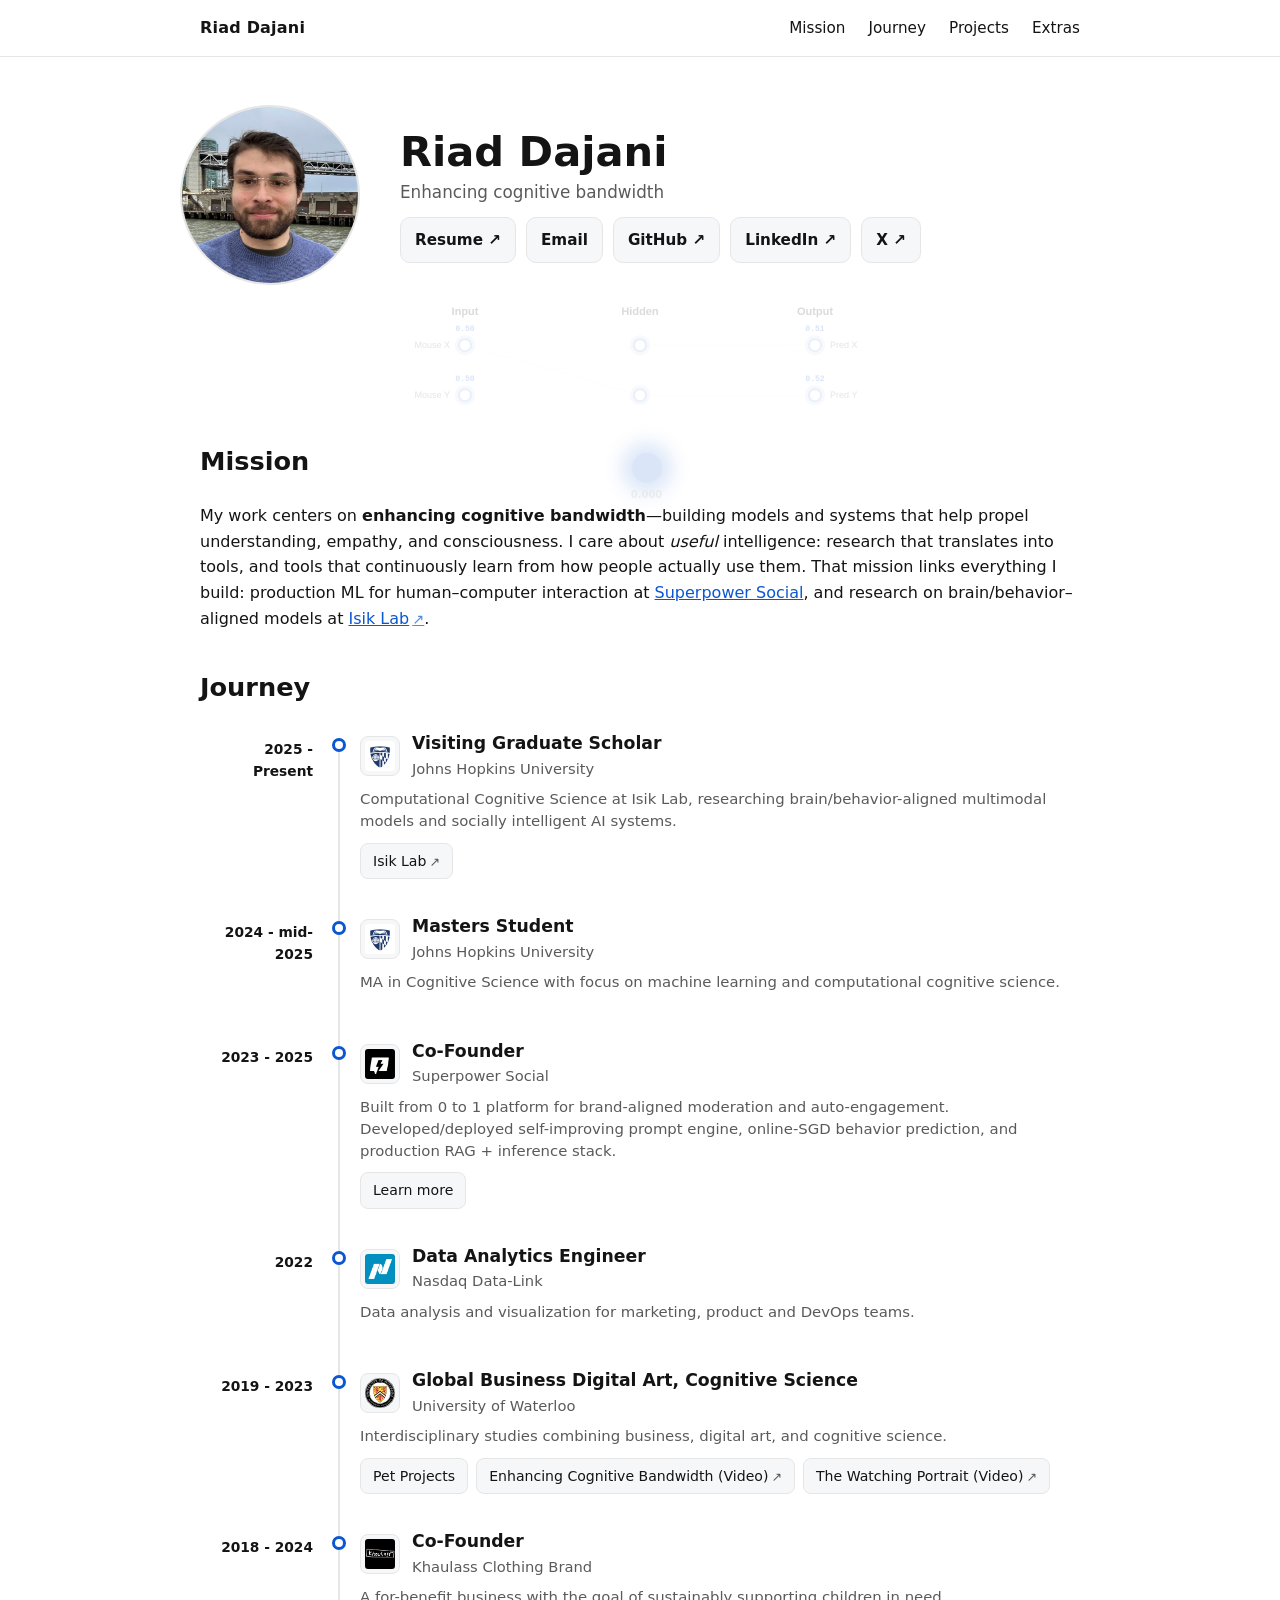
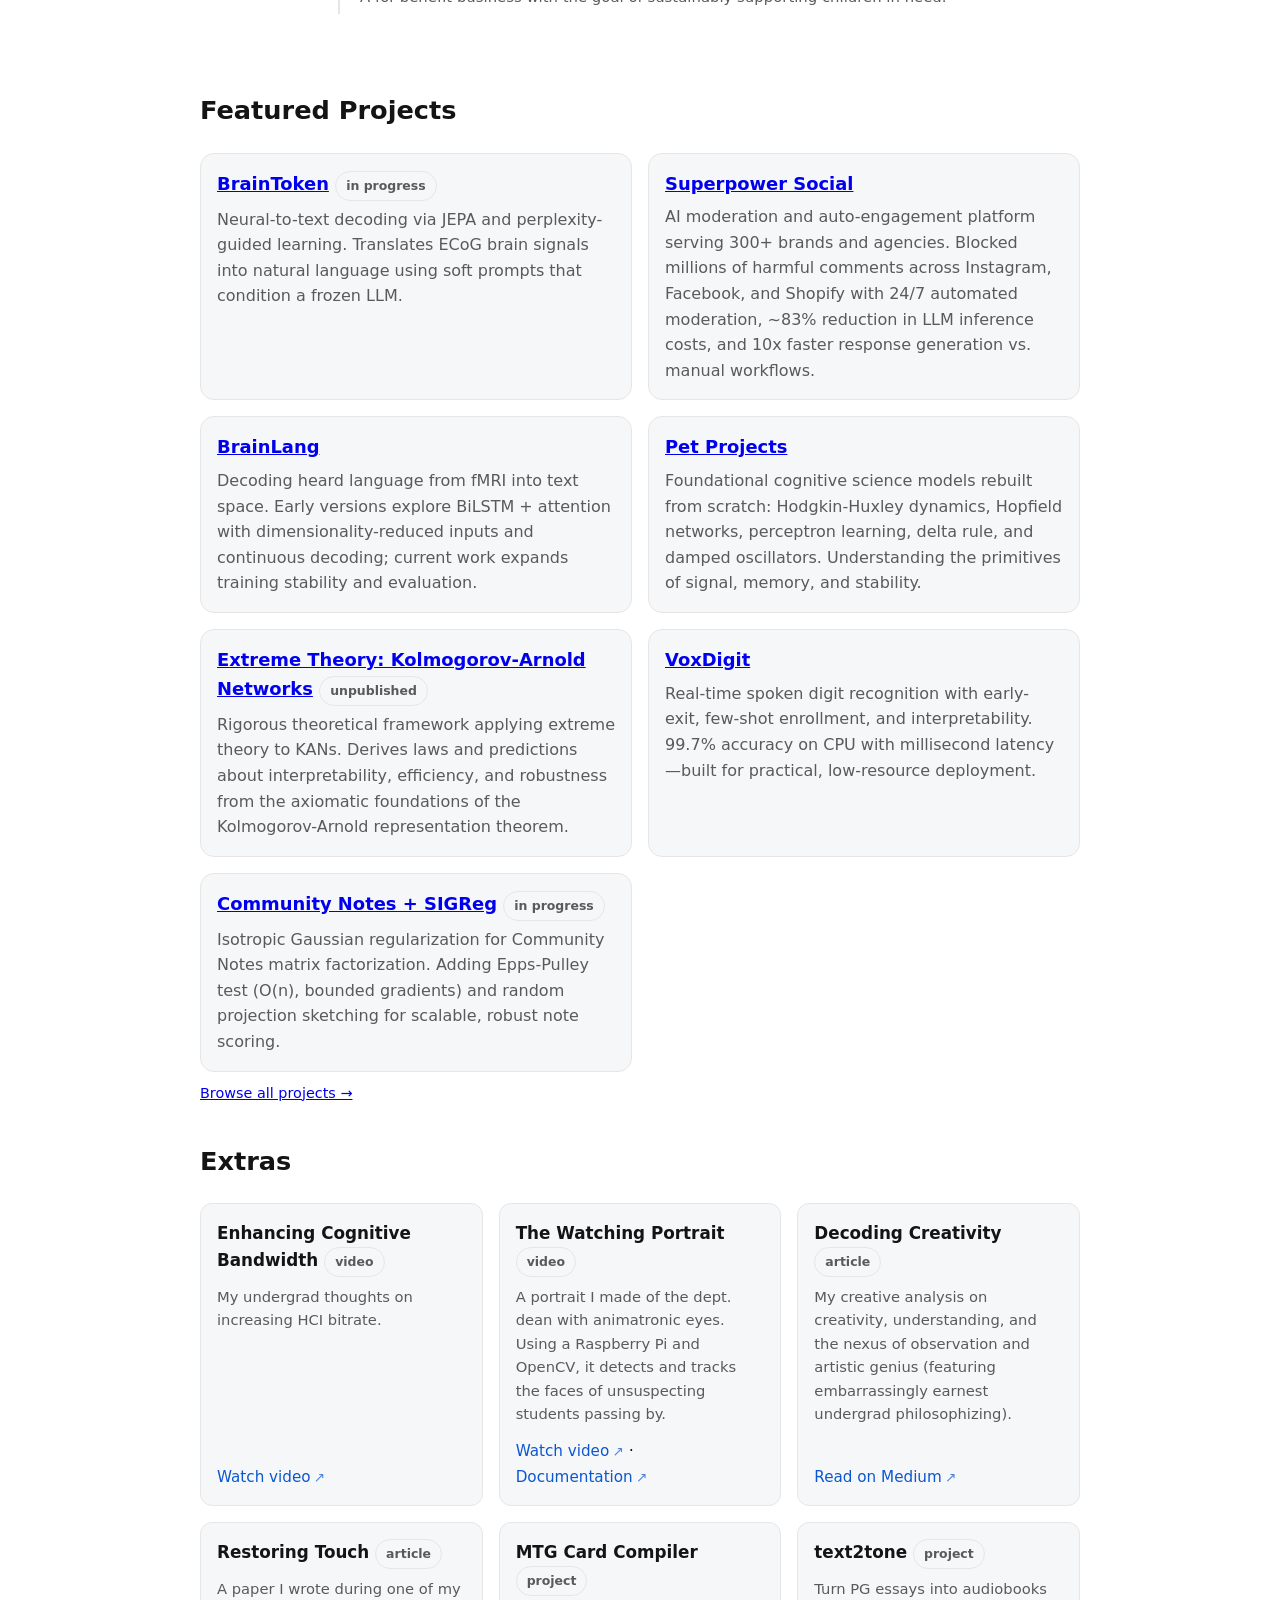
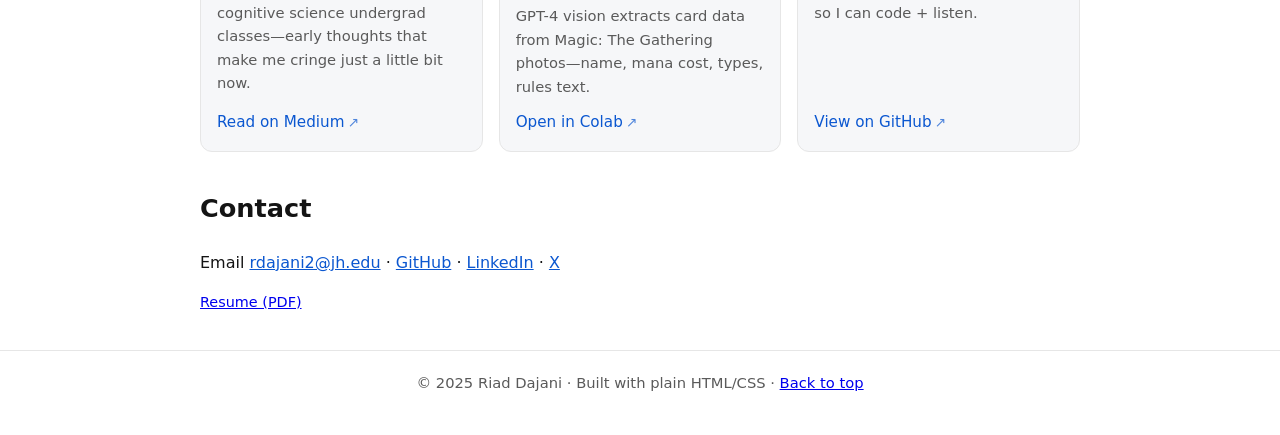
<file: index.html>
<!DOCTYPE html>
<html lang="en">
<head>
  <meta charset="UTF-8" />
  <meta name="viewport" content="width=device-width, initial-scale=1" />
  <title>Riad Dajani</title>
  <meta name="description" content="Riad Dajani — Building AI systems and research to enhance human cognitive bandwidth. VGS @ Isik Lab, Johns Hopkins University.">
  <link rel="icon" href="/assets/favicon.svg" type="image/svg+xml">
  <link rel="preload" href="/assets/styles.css" as="style" />
  <link rel="stylesheet" href="/assets/styles.css" />
  <meta property="og:title" content="Riad Dajani">
  <meta property="og:description" content="I like to make stuff that gives us all a better chance in the future. Enhancing cognitive bandwidth through AI research and systems.">
  <meta property="og:type" content="website">
  <meta property="og:url" content="https://riaddajani.github.io/">
  <meta name="color-scheme" content="light dark">
  <script type="application/ld+json">
  {
  "@context": "https://schema.org",
  "@type": "Person",
  "name": "Riad Dajani",
  "url": "https://riaddajani.github.io",
  "email": "mailto:rdajani2@alumni.jh.edu",
  "affiliation": {
    "@type": "Organization",
    "name": "Isik Lab, Johns Hopkins University"
  },
  "jobTitle": "Visiting Graduate Scholar",
  "sameAs": [
    "https://www.linkedin.com/in/riaddajani/",
    "https://x.com/riaddajani",
    "https://github.com/riaddajani"
  ]
}
  </script>
  <style>/* tiny progressive enhancement if CSS fails to load via link */ .nojs-hide{display:none}</style>
</head>
<body>
  <nav>
    <div class="container inner">
      <a class="brand" href="/">Riad Dajani</a>
      <div class="links">
        <a href="#mission">Mission</a>
        <a href="#timeline">Journey</a>
        <a href="#projects">Projects</a>
        <a href="#extras">Extras</a>
      </div>
    </div>
  </nav>

  <div id="mlTracker">
    <span id="lossValue"></span>
  </div>
  <header class="hero-wrapper">
    <canvas id="lossCanvas" width="800" height="320" aria-label="Loss function convergence animation"></canvas>
    <div class="container hero">
      <figure class="profile">
        <img src="/assets/profile.jpeg" alt="Riad Dajani" loading="eager" decoding="async">
      </figure>
      <div class="hero-content">
        <h1>Riad Dajani</h1>
        <div class="tagline">Enhancing cognitive bandwidth</div>
        <div class="btns socials">
          <a class="btn" href="/assets/resume.pdf" target="_blank" rel="noreferrer noopener">Resume ↗</a>
          <a class="btn" href="mailto:rdajani2@jh.edu">Email</a>
          <a class="btn" href="https://github.com/riaddajani" target="_blank" rel="noreferrer noopener">GitHub ↗</a>
          <a class="btn" href="https://www.linkedin.com/in/riaddajani/" target="_blank" rel="noreferrer noopener">LinkedIn ↗</a>
          <a class="btn" href="https://x.com/riaddajani" target="_blank" rel="noreferrer noopener">X ↗</a>
        </div>
      </div>
    </div>
  </header>

  <script>
    // MLP that learns to track mouse (2→2→2)
    (function() {
      const canvas = document.getElementById('lossCanvas');
      if (!canvas) return;
      const ctx = canvas.getContext('2d');
      const tracker = document.getElementById('mlTracker');
      const lossValue = document.getElementById('lossValue');
      let W, H;

      function resize() {
        const rect = canvas.getBoundingClientRect();
        W = canvas.width = rect.width * 2;
        H = canvas.height = rect.height * 2;
        ctx.scale(2, 2);
      }
      resize();
      window.addEventListener('resize', resize);

      const sigmoid = x => 1 / (1 + Math.exp(-Math.max(-10, Math.min(10, x))));
      let w1 = [[0.1, -0.2], [0.15, 0.1]], w2 = [[0.2, 0.1], [-0.1, 0.3]];
      let b1 = [0, 0], b2 = [0, 0];
      let mouseX = 0.5, mouseY = 0.5, predX = 0.5, predY = 0.5, loss = 0;

      document.addEventListener('mousemove', e => {
        mouseX = e.clientX / window.innerWidth;
        mouseY = e.clientY / window.innerHeight;
      });

      function forward(x, y) {
        const h1 = sigmoid(x * w1[0][0] + y * w1[1][0] + b1[0]);
        const h2 = sigmoid(x * w1[0][1] + y * w1[1][1] + b1[1]);
        const o1 = sigmoid(h1 * w2[0][0] + h2 * w2[1][0] + b2[0]);
        const o2 = sigmoid(h1 * w2[0][1] + h2 * w2[1][1] + b2[1]);
        return {h: [h1, h2], o: [o1, o2]};
      }

      function train() {
        const {h, o} = forward(mouseX, mouseY);
        const dx = mouseX - o[0], dy = mouseY - o[1];
        loss = (dx * dx + dy * dy) / 2;

        const lr = 0.1;
        const dO1 = -dx * o[0] * (1 - o[0]), dO2 = -dy * o[1] * (1 - o[1]);

        w2[0][0] -= lr * dO1 * h[0]; w2[1][0] -= lr * dO1 * h[1];
        w2[0][1] -= lr * dO2 * h[0]; w2[1][1] -= lr * dO2 * h[1];
        b2[0] -= lr * dO1; b2[1] -= lr * dO2;

        const dH1 = (dO1 * w2[0][0] + dO2 * w2[0][1]) * h[0] * (1 - h[0]);
        const dH2 = (dO1 * w2[1][0] + dO2 * w2[1][1]) * h[1] * (1 - h[1]);

        w1[0][0] -= lr * dH1 * mouseX; w1[1][0] -= lr * dH1 * mouseY;
        w1[0][1] -= lr * dH2 * mouseX; w1[1][1] -= lr * dH2 * mouseY;
        b1[0] -= lr * dH1; b1[1] -= lr * dH2;

        const pred = forward(mouseX, mouseY);
        predX = pred.o[0]; predY = pred.o[1];
      }

      function draw() {
        train();

        const styles = getComputedStyle(document.documentElement);
        const bg = styles.getPropertyValue('--bg').trim();
        const text = styles.getPropertyValue('--text').trim();
        const accent = styles.getPropertyValue('--link').trim();
        const muted = styles.getPropertyValue('--muted').trim();
        const w = W/2, h = H/2;

        ctx.clearRect(0, 0, w, h);
        ctx.fillStyle = bg;
        ctx.fillRect(0, 0, w, h);

        const netSize = Math.min(w * 0.8, 500);
        const netY = h * 0.9;
        const spacing = 50;
        const layers = [
          {x: (w - netSize) / 2 + netSize * 0.15, labels: ['Mouse X', 'Mouse Y']},
          {x: (w - netSize) / 2 + netSize * 0.5},
          {x: (w - netSize) / 2 + netSize * 0.85, labels: ['Pred X', 'Pred Y']}
        ];
        const {h: hiddenAct} = forward(mouseX, mouseY);

        // Draw connections
        for (let li = 0; li < 2; li++) {
          for (let i = 0; i < 2; i++) {
            for (let j = 0; j < 2; j++) {
              const weight = li === 0 ? w1[i][j] : w2[i][j];
              const weightMag = Math.min(Math.abs(weight), 1);
              ctx.strokeStyle = weight > 0 ? accent : muted;
              ctx.globalAlpha = weightMag * 0.5;
              ctx.lineWidth = weightMag * 2;
              ctx.beginPath();
              ctx.moveTo(layers[li].x, netY + (i - 0.5) * spacing);
              ctx.lineTo(layers[li + 1].x, netY + (j - 0.5) * spacing);
              ctx.stroke();
            }
          }
        }
        ctx.globalAlpha = 1;

        // Draw neurons
        layers.forEach((layer, li) => {
          for (let i = 0; i < 2; i++) {
            const y = netY + (i - 0.5) * spacing;
            const activation = li === 0 ? (i === 0 ? mouseX : mouseY) :
                             li === 1 ? hiddenAct[i] : (i === 0 ? predX : predY);

            ctx.beginPath();
            ctx.arc(layer.x, y, 10, 0, Math.PI * 2);
            ctx.fillStyle = accent;
            ctx.globalAlpha = activation * 0.4;
            ctx.fill();

            ctx.beginPath();
            ctx.arc(layer.x, y, 6, 0, Math.PI * 2);
            ctx.fillStyle = bg;
            ctx.globalAlpha = 1;
            ctx.fill();
            ctx.strokeStyle = accent;
            ctx.lineWidth = 2;
            ctx.globalAlpha = Math.max(activation, 0.3);
            ctx.stroke();
            ctx.globalAlpha = 1;

            if (li !== 1) {
              ctx.fillStyle = muted;
              ctx.font = '9px sans-serif';
              ctx.textAlign = li === 0 ? 'right' : 'left';
              ctx.fillText(layer.labels[i], li === 0 ? layer.x - 15 : layer.x + 15, y + 3);
              ctx.font = 'bold 8px monospace';
              ctx.textAlign = 'center';
              ctx.fillStyle = accent;
              ctx.fillText(activation.toFixed(2), layer.x, y - 14);
            }
          }
        });

        // Layer titles
        ctx.fillStyle = text;
        ctx.font = 'bold 11px sans-serif';
        ctx.textAlign = 'center';
        ctx.fillText('Input', layers[0].x, netY - 55);
        ctx.fillText('Hidden', layers[1].x, netY - 55);
        ctx.fillText('Output', layers[2].x, netY - 55);

        tracker.style.left = predX * window.innerWidth + 'px';
        tracker.style.top = predY * window.innerHeight + 'px';
        lossValue.textContent = loss.toFixed(3);

        requestAnimationFrame(draw);
      }

      if (!window.matchMedia('(prefers-reduced-motion: reduce)').matches) {
        requestAnimationFrame(draw);
      }
    })();
  </script>

  <main class="container">
    <section id="mission" class="prose">
      <h2>Mission</h2>
      <p>My work centers on <strong>enhancing cognitive bandwidth</strong>—building models and systems that help propel understanding, empathy, and consciousness. I care about <em>useful</em> intelligence: research that translates into tools, and tools that continuously learn from how people actually use them. That mission links everything I build: production ML for human–computer interaction at <a href="/projects/superpower-social.html">Superpower Social</a>, and research on brain/behavior–aligned models at <a class="external" href="https://isiklab.org" target="_blank" rel="noreferrer noopener">Isik Lab</a>.</p>
    </section>

    <section id="timeline">
      <h2>Journey</h2>
      <div class="timeline">
        <div class="timeline-item">
          <div class="timeline-year">2025 - Present</div>
          <div class="timeline-dot"></div>
          <div class="timeline-content">
            <div class="timeline-header">
              <img src="/assets/jhu-logo.jpg" alt="JHU" class="timeline-logo">
              <div class="timeline-title-group">
                <h3>Visiting Graduate Scholar</h3>
                <p class="company">Johns Hopkins University</p>
              </div>
            </div>
            <p class="timeline-description">Computational Cognitive Science at Isik Lab, researching brain/behavior-aligned multimodal models and socially intelligent AI systems.</p>
            <div class="timeline-links">
              <a href="https://isiklab.org" class="timeline-link external" target="_blank" rel="noreferrer noopener">Isik Lab</a>
            </div>
          </div>
        </div>
        <div class="timeline-item">
          <div class="timeline-year">2024 - mid-2025</div>
          <div class="timeline-dot"></div>
          <div class="timeline-content">
            <div class="timeline-header">
              <img src="/assets/jhu-logo.jpg" alt="JHU" class="timeline-logo">
              <div class="timeline-title-group">
                <h3>Masters Student</h3>
                <p class="company">Johns Hopkins University</p>
              </div>
            </div>
            <p class="timeline-description">MA in Cognitive Science with focus on machine learning and computational cognitive science.</p>
          </div>
        </div>
        <div class="timeline-item">
          <div class="timeline-year">2023 - 2025</div>
          <div class="timeline-dot"></div>
          <div class="timeline-content">
            <div class="timeline-header">
              <img src="/assets/sp-logo.jpeg" alt="Superpower" class="timeline-logo">
              <div class="timeline-title-group">
                <h3>Co-Founder</h3>
                <p class="company">Superpower Social</p>
              </div>
            </div>
            <p class="timeline-description">Built from 0 to 1 platform for brand-aligned moderation and auto-engagement. Developed/deployed self-improving prompt engine, online-SGD behavior prediction, and production RAG + inference stack.</p>
            <div class="timeline-links">
              <a href="/projects/superpower-social.html" class="timeline-link">Learn more</a>
            </div>
          </div>
        </div>
        <div class="timeline-item">
          <div class="timeline-year">2022</div>
          <div class="timeline-dot"></div>
          <div class="timeline-content">
            <div class="timeline-header">
              <img src="/assets/nasdaq.jpg" alt="JHU" class="timeline-logo">
              <div class="timeline-title-group">
                <h3>Data Analytics Engineer</h3>
                <p class="company">Nasdaq Data-Link</p>
              </div>
            </div>
            <p class="timeline-description">Data analysis and visualization for marketing, product and DevOps teams.</p>
          </div>
        </div>
        <div class="timeline-item">
          <div class="timeline-year">2019 - 2023</div>
          <div class="timeline-dot"></div>
          <div class="timeline-content">
            <div class="timeline-header">
              <img src="/assets/waterloo-logo.svg" alt="Waterloo" class="timeline-logo">
              <div class="timeline-title-group">
                <h3>Global Business Digital Art, Cognitive Science</h3>
                <p class="company">University of Waterloo</p>
              </div>
            </div>
            <p class="timeline-description">Interdisciplinary studies combining business, digital art, and cognitive science.</p>
            <div class="timeline-links">
              <a href="/projects/cogsci-projects.html" class="timeline-link">Pet Projects</a>
              <a href="https://youtu.be/A70HwYscjO0" class="timeline-link external" target="_blank" rel="noreferrer noopener">Enhancing Cognitive Bandwidth (Video)</a>
              <a href="https://youtu.be/hMDyhlg_PVI" class="timeline-link external" target="_blank" rel="noreferrer noopener">The Watching Portrait (Video)</a>
            </div>
          </div>
        </div>
        <div class="timeline-item">
          <div class="timeline-year">2018 - 2024</div>
          <div class="timeline-dot"></div>
          <div class="timeline-content">
            <div class="timeline-header">
              <img src="/assets/khaulass-logo.jpg" alt="Khaulass" class="timeline-logo">
              <div class="timeline-title-group">
                <h3>Co-Founder</h3>
                <p class="company">Khaulass Clothing Brand</p>
              </div>
            </div>
            <p class="timeline-description">A for-benefit business with the goal of sustainably supporting children in need.</p>
          </div>
        </div>
      </div>
    </section>

    <section id="projects">
      <h2>Featured Projects</h2>
      <div class="card-grid">
        <article class="card">
          <h3><a href="/projects/braintoken.html">BrainToken</a> <span class="badge">in progress</span></h3>
          <p>Neural-to-text decoding via JEPA and perplexity-guided learning. Translates ECoG brain signals into natural language using soft prompts that condition a frozen LLM.</p>
        </article>

        <article class="card">
          <h3><a href="/projects/superpower-social.html">Superpower Social</a></h3>
          <p>AI moderation and auto-engagement platform serving 300+ brands and agencies. Blocked millions of harmful comments across Instagram, Facebook, and Shopify with 24/7 automated moderation, ~83% reduction in LLM inference costs, and 10x faster response generation vs. manual workflows.</p>
        </article>

        <article class="card">
          <h3><a href="/projects/brainlang.html">BrainLang</a></h3>
          <p>Decoding heard language from fMRI into text space. Early versions explore BiLSTM + attention with dimensionality-reduced inputs and continuous decoding; current work expands training stability and evaluation.</p>
        </article>


        <article class="card">
          <h3><a href="/projects/cogsci-projects.html">Pet Projects</a></h3>
          <p>Foundational cognitive science models rebuilt from scratch: Hodgkin-Huxley dynamics, Hopfield networks, perceptron learning, delta rule, and damped oscillators. Understanding the primitives of signal, memory, and stability.</p>
        </article>

        <article class="card">
          <h3><a href="/projects/kan-extreme-theory.html">Extreme Theory: Kolmogorov-Arnold Networks</a> <span class="badge">unpublished</span></h3>
          <p>Rigorous theoretical framework applying extreme theory to KANs. Derives laws and predictions about interpretability, efficiency, and robustness from the axiomatic foundations of the Kolmogorov-Arnold representation theorem.</p>
        </article>

        <article class="card">
          <h3><a href="/projects/voxdigit.html">VoxDigit</a></h3>
          <p>Real-time spoken digit recognition with early-exit, few-shot enrollment, and interpretability. 99.7% accuracy on CPU with millisecond latency—built for practical, low-resource deployment.</p>
        </article>

        <article class="card">
          <h3><a href="/projects/community-notes-sigreg.html">Community Notes + SIGReg</a> <span class="badge">in progress</span></h3>
          <p>Isotropic Gaussian regularization for Community Notes matrix factorization. Adding Epps-Pulley test (O(n), bounded gradients) and random projection sketching for scalable, robust note scoring.</p>
        </article>

        <!-- hidden for now
        <article class="card">
          <h3><a href="/projects/psychedelic-dnn.html">Psychedelic DNN Perturbations</a> <span class="badge">research</span></h3>
          <p>REBUS-based perturbations to CLIP models replicate human psilocybin fMRI deficits. Late transformer layers align with DMN activity, validating brain-DNN correspondence under altered states.</p>
        </article>
        -->
      </div>
      <p class="small" style="margin-top:10px"><a href="/projects/">Browse all projects →</a></p>
    </section>

    <section id="extras" class="prose">
      <h2>Extras</h2>
      <div class="extras-grid">
        <article class="extra-item">
          <h3>Enhancing Cognitive Bandwidth <span class="badge">video</span></h3>
          <p>My undergrad thoughts on increasing HCI bitrate.</p>
          <a href="https://youtu.be/A70HwYscjO0" class="external" target="_blank" rel="noreferrer noopener">Watch video</a>
        </article>
        <article class="extra-item">
          <h3>The Watching Portrait <span class="badge">video</span></h3>
          <p>A portrait I made of the dept. dean with animatronic eyes. Using a Raspberry Pi and OpenCV, it detects and tracks the faces of unsuspecting students passing by.</p>
          <div><a href="https://youtu.be/hMDyhlg_PVI" class="external" target="_blank" rel="noreferrer noopener">Watch video</a> · <a href="https://docs.google.com/document/d/1XBajgKn0NhdXClZUzIobEMHKoaTPq2d8JhUYKO9IadY/edit?usp=sharing" class="external" target="_blank" rel="noreferrer noopener">Documentation</a></div>
        </article>
        <article class="extra-item">
          <h3>Decoding Creativity <span class="badge">article</span></h3>
          <p>My creative analysis on creativity, understanding, and the nexus of observation and artistic genius (featuring embarrassingly earnest undergrad philosophizing).</p>
          <a href="https://medium.com/@riaddajani/decoding-creativity-the-nexus-of-observation-science-and-artistic-genius-9ce918bf0f11" class="external" target="_blank" rel="noreferrer noopener">Read on Medium</a>
        </article>
        <article class="extra-item">
          <h3>Restoring Touch <span class="badge">article</span></h3>
          <p>A paper I wrote during one of my cognitive science undergrad classes—early thoughts that make me cringe just a little bit now.</p>
          <a href="https://medium.com/@riaddajani/restoring-touch-31bc0e6a21ff" class="external" target="_blank" rel="noreferrer noopener">Read on Medium</a>
        </article>
        <article class="extra-item">
          <h3>MTG Card Compiler <span class="badge">project</span></h3>
          <p>GPT-4 vision extracts card data from Magic: The Gathering photos—name, mana cost, types, rules text.</p>
          <a href="https://colab.research.google.com/drive/1dLOynh0_N6xMGj9JT02kN_LJDudttuRU" class="external" target="_blank" rel="noreferrer noopener">Open in Colab</a>
        </article>
        <article class="extra-item">
          <h3>text2tone <span class="badge">project</span></h3>
          <p>Turn PG essays into audiobooks so I can code + listen.</p>
          <a href="https://github.com/riaddajani/text2tone" class="external" target="_blank" rel="noreferrer noopener">View on GitHub</a>
        </article>
      </div>
    </section>

    <section id="contact">
      <h2>Contact</h2>
      <p class="prose">Email <a href="mailto:rdajani2@jh.edu">rdajani2@jh.edu</a> · <a href="https://github.com/riaddajani" target="_blank" rel="noreferrer noopener">GitHub</a> · <a href="https://www.linkedin.com/in/riaddajani/" target="_blank" rel="noreferrer noopener">LinkedIn</a> · <a href="https://x.com/riaddajani" target="_blank" rel="noreferrer noopener">X</a></p>
      <p class="small"><a href="/assets/resume.pdf" target="_blank" rel="noreferrer noopener">Resume (PDF)</a></p>
    </section>
  </main>

  <footer>
    <div class="container">
      © 2025 Riad Dajani · Built with plain HTML/CSS · <a href="#top">Back to top</a>
    </div>
  </footer>

</body>
</html>
</file>
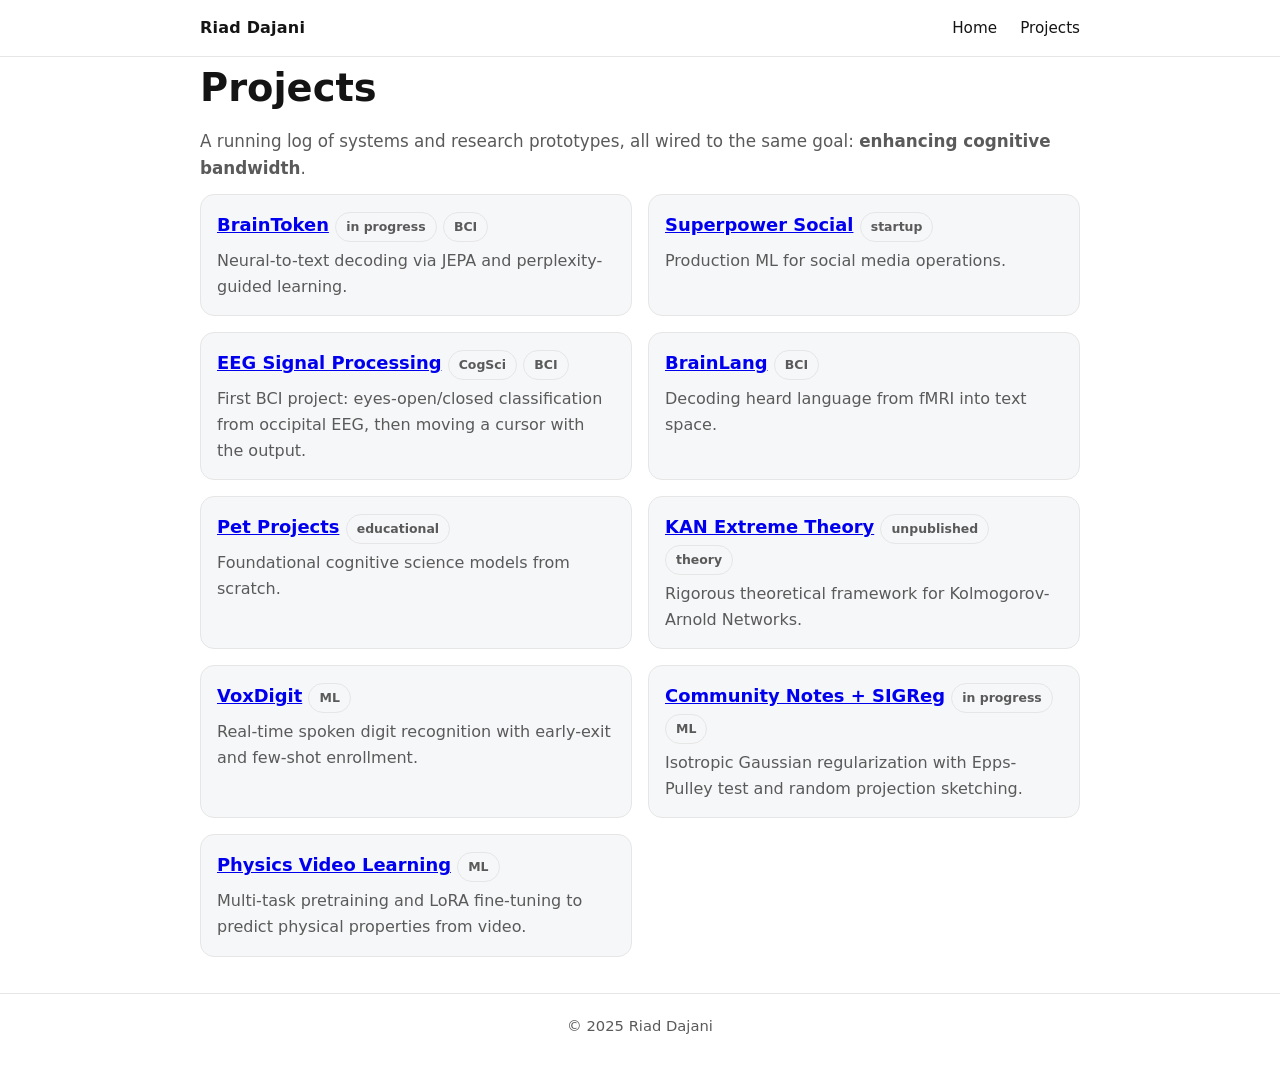
<file: projects/index.html>
<!DOCTYPE html>
<html lang="en">
<head>
  <meta charset="UTF-8" />
  <meta name="viewport" content="width=device-width, initial-scale=1" />
  <title>Projects — Riad Dajani</title>
  <link rel="icon" href="/assets/favicon.svg" type="image/svg+xml">
  <link rel="stylesheet" href="/assets/styles.css" />
</head>
<body>
  <nav>
    <div class="container inner">
      <a class="brand" href="/">Riad Dajani</a>
      <div class="links">
        <a href="/">Home</a>
        <a href="/projects/">Projects</a>
      </div>
    </div>
  </nav>

  <main class="container">
    <h1>Projects</h1>
    <p class="lead">A running log of systems and research prototypes, all wired to the same goal: <strong>enhancing cognitive bandwidth</strong>.</p>

    <div class="card-grid">
      <article class="card"><h3><a href="/projects/braintoken.html">BrainToken</a> <span class="badge">in progress</span> <span class="badge">BCI</span></h3><p>Neural-to-text decoding via JEPA and perplexity-guided learning.</p></article>
      <article class="card"><h3><a href="/projects/superpower-social.html">Superpower Social</a> <span class="badge">startup</span></h3><p>Production ML for social media operations.</p></article>
      <article class="card"><h3><a href="/projects/eeg-signal-processing.html">EEG Signal Processing</a> <span class="badge">CogSci</span> <span class="badge">BCI</span></h3><p>First BCI project: eyes-open/closed classification from occipital EEG, then moving a cursor with the output.</p></article>
      <article class="card"><h3><a href="/projects/brainlang.html">BrainLang</a> <span class="badge">BCI</span></h3><p>Decoding heard language from fMRI into text space.</p></article>
      <article class="card"><h3><a href="/projects/cogsci-projects.html">Pet Projects</a> <span class="badge">educational</span></h3><p>Foundational cognitive science models from scratch.</p></article>
      <article class="card"><h3><a href="/projects/kan-extreme-theory.html">KAN Extreme Theory</a> <span class="badge">unpublished</span> <span class="badge">theory</span></h3><p>Rigorous theoretical framework for Kolmogorov-Arnold Networks.</p></article>
      <article class="card"><h3><a href="/projects/voxdigit.html">VoxDigit</a> <span class="badge">ML</span></h3><p>Real-time spoken digit recognition with early-exit and few-shot enrollment.</p></article>
      <article class="card"><h3><a href="/projects/community-notes-sigreg.html">Community Notes + SIGReg</a> <span class="badge">in progress</span> <span class="badge">ML</span></h3><p>Isotropic Gaussian regularization with Epps-Pulley test and random projection sketching.</p></article>
      <!-- hidden for now
      <article class="card"><h3><a href="/projects/psychedelic-dnn.html">Psychedelic DNN Perturbations</a> <span class="badge">research</span> <span class="badge">CogSci</span></h3><p>REBUS-based computational interventions replicating human fMRI task deficits under psilocybin in CLIP models.</p></article>
      -->
      <article class="card"><h3><a href="/projects/phys101.html">Physics Video Learning</a> <span class="badge">ML</span></h3><p>Multi-task pretraining and LoRA fine-tuning to predict physical properties from video.</p></article>
    </div>
  </main>
  <footer>
    <div class="container">© 2025 Riad Dajani</div>
  </footer>
</body>
</html>
</file>
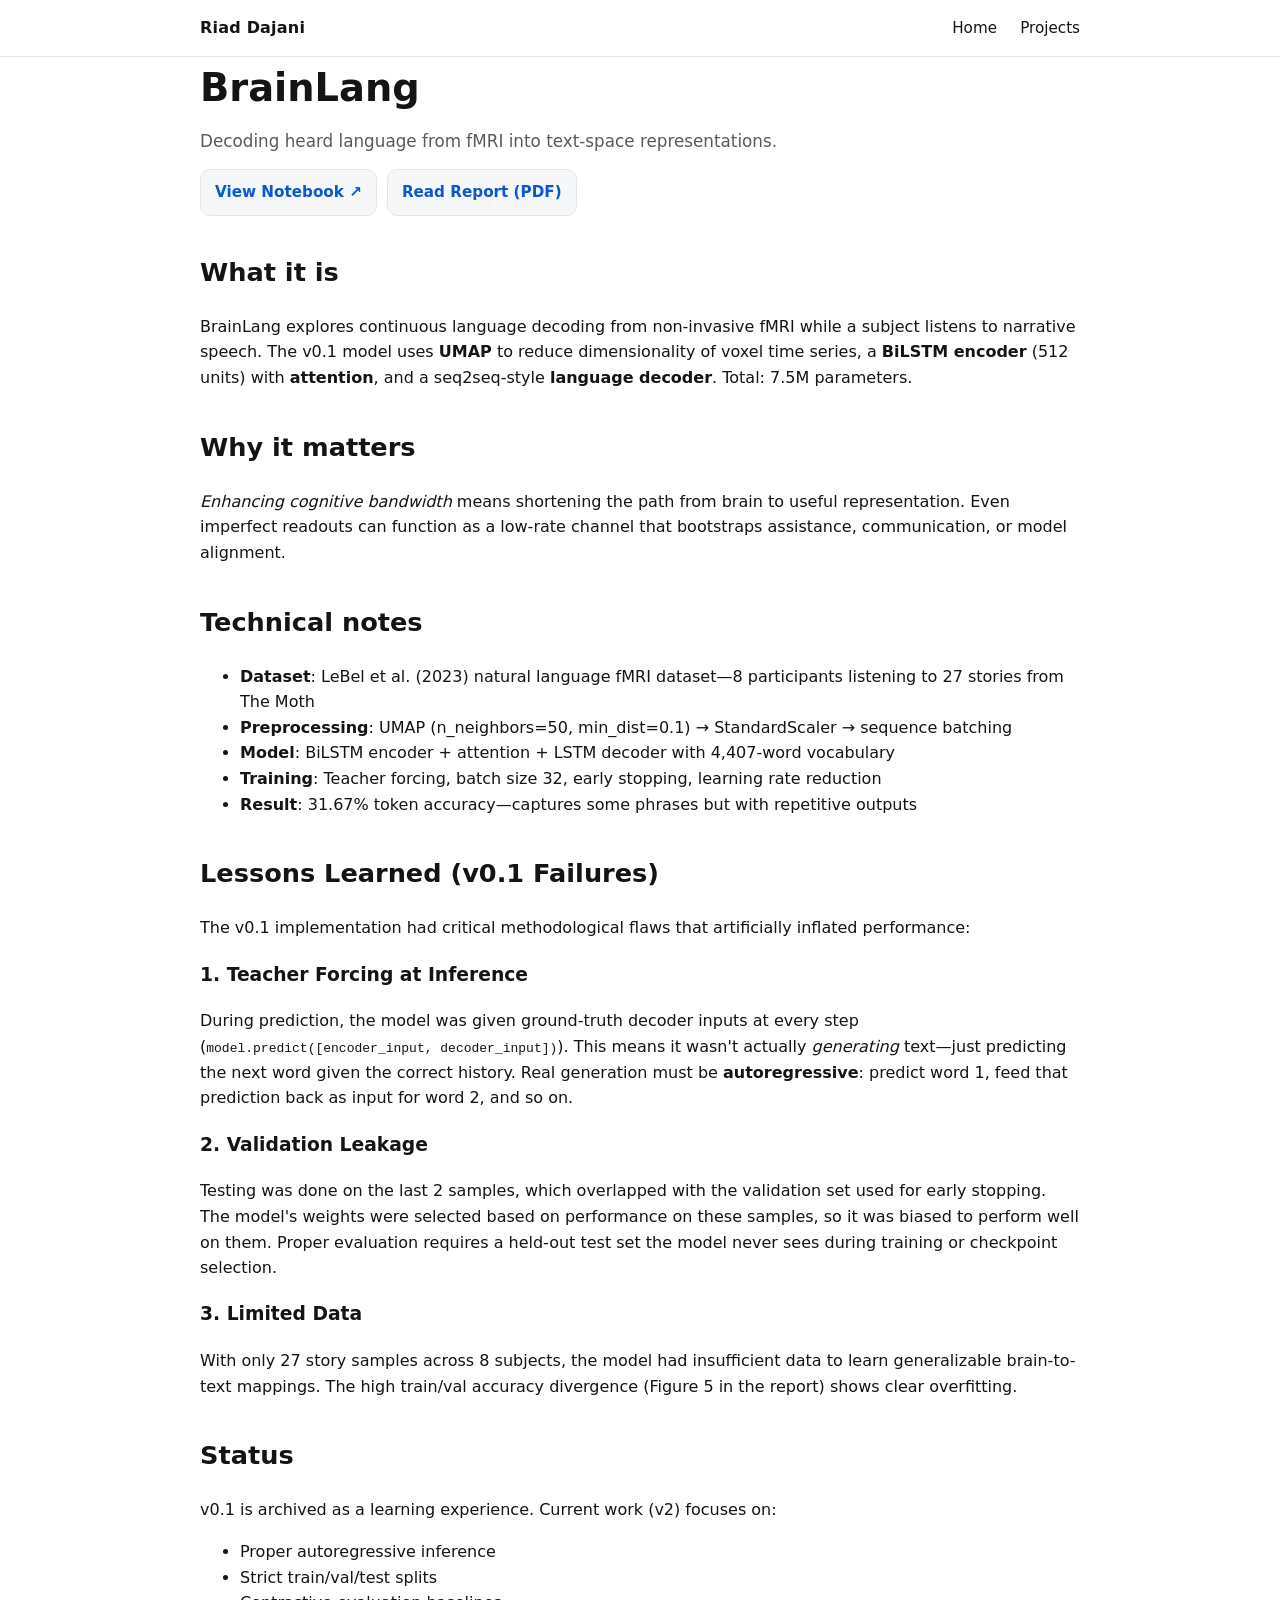
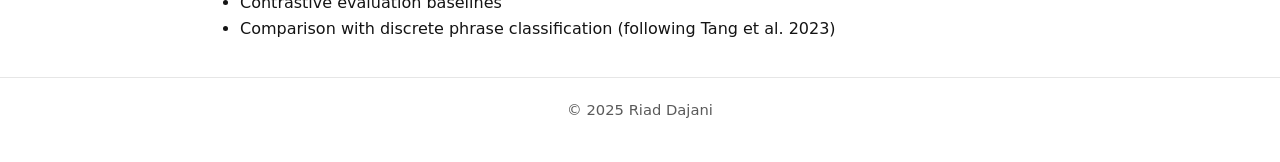
<file: projects/brainlang.html>
<!DOCTYPE html>
<html lang="en">
<head>
  <meta charset="UTF-8" />
  <meta name="viewport" content="width=device-width, initial-scale=1" />
  <title>BrainLang — Riad Dajani</title>
  <link rel="icon" href="/assets/favicon.svg" type="image/svg+xml">
  <link rel="stylesheet" href="/assets/styles.css" />
</head>
<body>
  <nav>
    <div class="container inner">
      <a class="brand" href="/">Riad Dajani</a>
      <div class="links">
        <a href="/">Home</a>
        <a href="/projects/">Projects</a>
      </div>
    </div>
  </nav>

  <main class="container prose">
    <h1>BrainLang</h1>
    <p class="lead">Decoding heard language from fMRI into text-space representations.</p>

    <div class="btns">
      <a class="btn" href="https://colab.research.google.com/drive/1OElPVCxi56JhvXgFQ_VAY0IrZQFG52Hz" target="_blank" rel="noreferrer noopener">View Notebook ↗</a>
      <a class="btn" href="/assets/brainlang-report.pdf" target="_blank">Read Report (PDF)</a>
    </div>

    <h2>What it is</h2>
    <p>BrainLang explores continuous language decoding from non-invasive fMRI while a subject listens to narrative speech. The v0.1 model uses <strong>UMAP</strong> to reduce dimensionality of voxel time series, a <strong>BiLSTM encoder</strong> (512 units) with <strong>attention</strong>, and a seq2seq-style <strong>language decoder</strong>. Total: 7.5M parameters.</p>

    <h2>Why it matters</h2>
    <p><em>Enhancing cognitive bandwidth</em> means shortening the path from brain to useful representation. Even imperfect readouts can function as a low-rate channel that bootstraps assistance, communication, or model alignment.</p>

    <h2>Technical notes</h2>
    <ul>
      <li><strong>Dataset</strong>: LeBel et al. (2023) natural language fMRI dataset—8 participants listening to 27 stories from The Moth</li>
      <li><strong>Preprocessing</strong>: UMAP (n_neighbors=50, min_dist=0.1) → StandardScaler → sequence batching</li>
      <li><strong>Model</strong>: BiLSTM encoder + attention + LSTM decoder with 4,407-word vocabulary</li>
      <li><strong>Training</strong>: Teacher forcing, batch size 32, early stopping, learning rate reduction</li>
      <li><strong>Result</strong>: 31.67% token accuracy—captures some phrases but with repetitive outputs</li>
    </ul>

    <h2>Lessons Learned (v0.1 Failures)</h2>
    <p>The v0.1 implementation had critical methodological flaws that artificially inflated performance:</p>

    <h3>1. Teacher Forcing at Inference</h3>
    <p>During prediction, the model was given ground-truth decoder inputs at every step (<code>model.predict([encoder_input, decoder_input])</code>). This means it wasn't actually <em>generating</em> text—just predicting the next word given the correct history. Real generation must be <strong>autoregressive</strong>: predict word 1, feed that prediction back as input for word 2, and so on.</p>

    <h3>2. Validation Leakage</h3>
    <p>Testing was done on the last 2 samples, which overlapped with the validation set used for early stopping. The model's weights were selected based on performance on these samples, so it was biased to perform well on them. Proper evaluation requires a held-out test set the model never sees during training or checkpoint selection.</p>

    <h3>3. Limited Data</h3>
    <p>With only 27 story samples across 8 subjects, the model had insufficient data to learn generalizable brain-to-text mappings. The high train/val accuracy divergence (Figure 5 in the report) shows clear overfitting.</p>

    <h2>Status</h2>
    <p>v0.1 is archived as a learning experience. Current work (v2) focuses on:</p>
    <ul>
      <li>Proper autoregressive inference</li>
      <li>Strict train/val/test splits</li>
      <li>Contrastive evaluation baselines</li>
      <li>Comparison with discrete phrase classification (following Tang et al. 2023)</li>
    </ul>
  </main>

  <footer>
    <div class="container">© 2025 Riad Dajani</div>
  </footer>
</body>
</html>
</file>
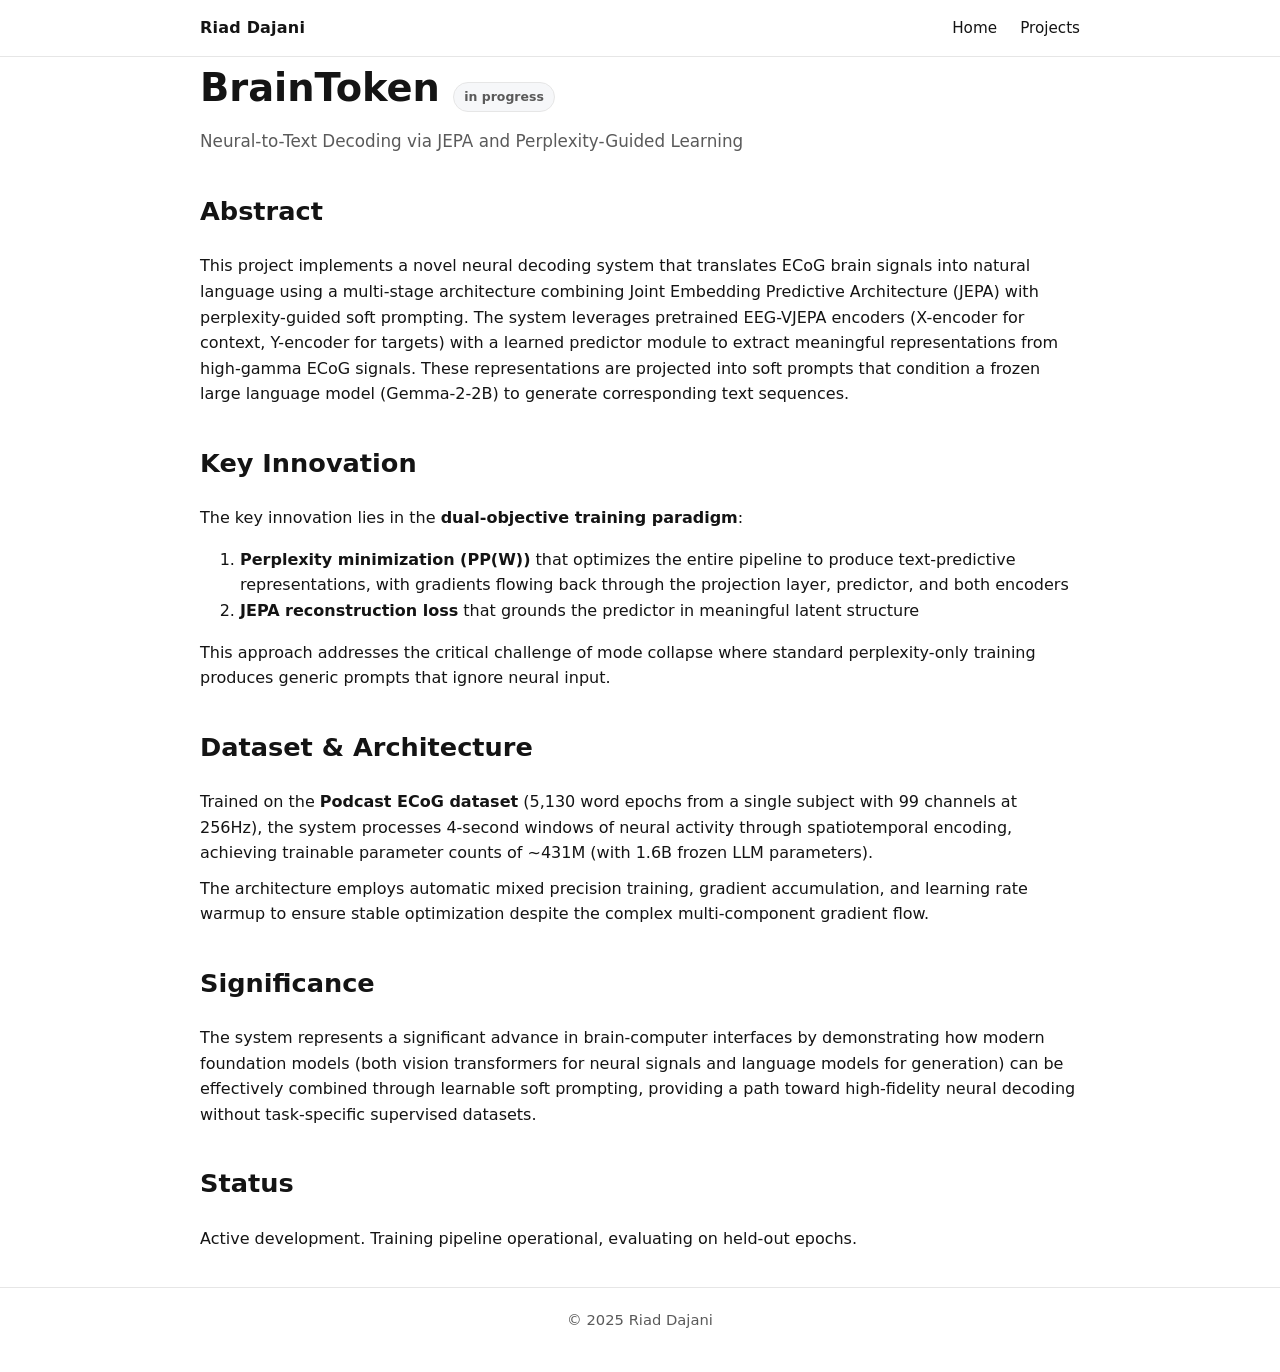
<file: projects/braintoken.html>
<!DOCTYPE html>
<html lang="en">
<head>
  <meta charset="UTF-8" />
  <meta name="viewport" content="width=device-width, initial-scale=1" />
  <title>BrainToken — Riad Dajani</title>
  <link rel="icon" href="/assets/favicon.svg" type="image/svg+xml">
  <link rel="stylesheet" href="/assets/styles.css" />
</head>
<body>
  <nav>
    <div class="container inner">
      <a class="brand" href="/">Riad Dajani</a>
      <div class="links">
        <a href="/">Home</a>
        <a href="/projects/">Projects</a>
      </div>
    </div>
  </nav>

  <main class="container prose">
    <h1>BrainToken <span class="badge">in progress</span></h1>
    <p class="lead">Neural-to-Text Decoding via JEPA and Perplexity-Guided Learning</p>

    <h2>Abstract</h2>
    <p>This project implements a novel neural decoding system that translates ECoG brain signals into natural language using a multi-stage architecture combining Joint Embedding Predictive Architecture (JEPA) with perplexity-guided soft prompting. The system leverages pretrained EEG-VJEPA encoders (X-encoder for context, Y-encoder for targets) with a learned predictor module to extract meaningful representations from high-gamma ECoG signals. These representations are projected into soft prompts that condition a frozen large language model (Gemma-2-2B) to generate corresponding text sequences.</p>

    <h2>Key Innovation</h2>
    <p>The key innovation lies in the <strong>dual-objective training paradigm</strong>:</p>
    <ol>
      <li><strong>Perplexity minimization (PP(W))</strong> that optimizes the entire pipeline to produce text-predictive representations, with gradients flowing back through the projection layer, predictor, and both encoders</li>
      <li><strong>JEPA reconstruction loss</strong> that grounds the predictor in meaningful latent structure</li>
    </ol>
    <p>This approach addresses the critical challenge of mode collapse where standard perplexity-only training produces generic prompts that ignore neural input.</p>

    <h2>Dataset & Architecture</h2>
    <p>Trained on the <strong>Podcast ECoG dataset</strong> (5,130 word epochs from a single subject with 99 channels at 256Hz), the system processes 4-second windows of neural activity through spatiotemporal encoding, achieving trainable parameter counts of ~431M (with 1.6B frozen LLM parameters).</p>
    <p>The architecture employs automatic mixed precision training, gradient accumulation, and learning rate warmup to ensure stable optimization despite the complex multi-component gradient flow.</p>

    <h2>Significance</h2>
    <p>The system represents a significant advance in brain-computer interfaces by demonstrating how modern foundation models (both vision transformers for neural signals and language models for generation) can be effectively combined through learnable soft prompting, providing a path toward high-fidelity neural decoding without task-specific supervised datasets.</p>

    <h2>Status</h2>
    <p>Active development. Training pipeline operational, evaluating on held-out epochs.</p>
  </main>

  <footer>
    <div class="container">© 2025 Riad Dajani</div>
  </footer>
</body>
</html>
</file>
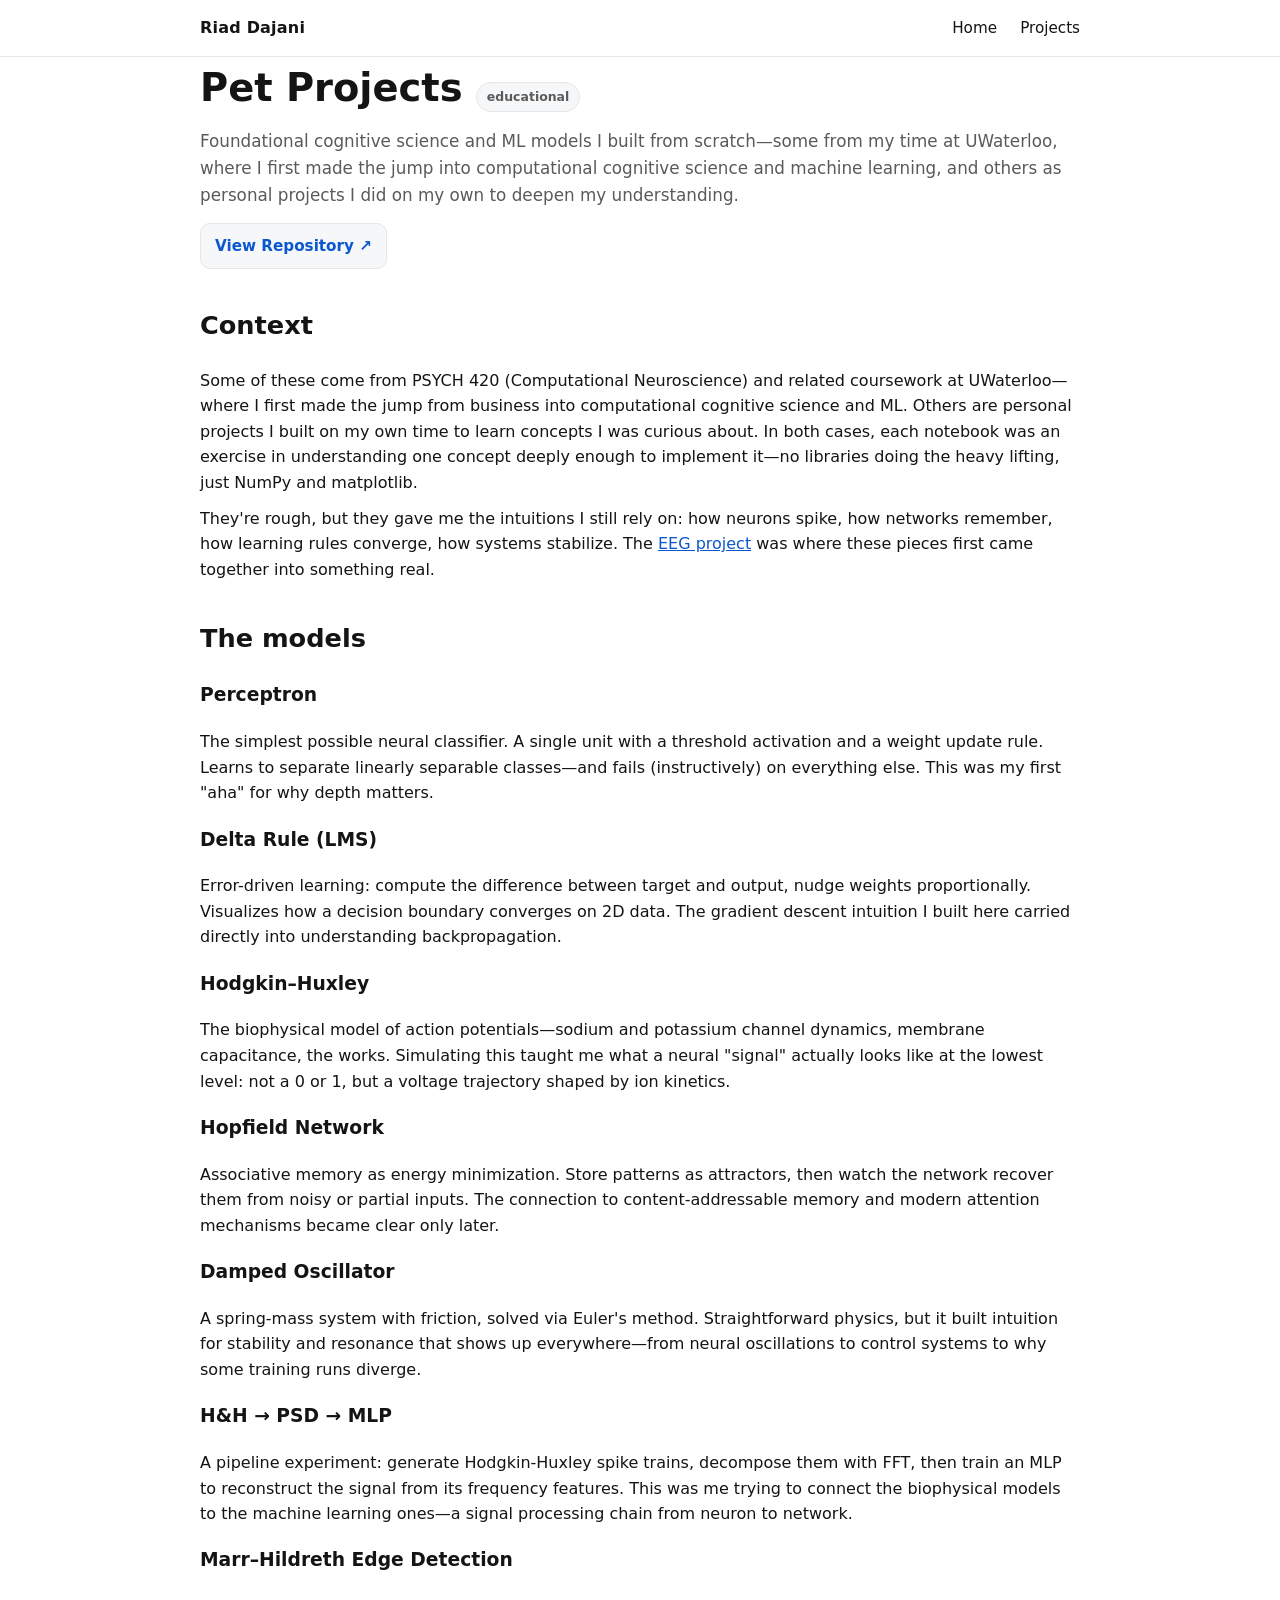
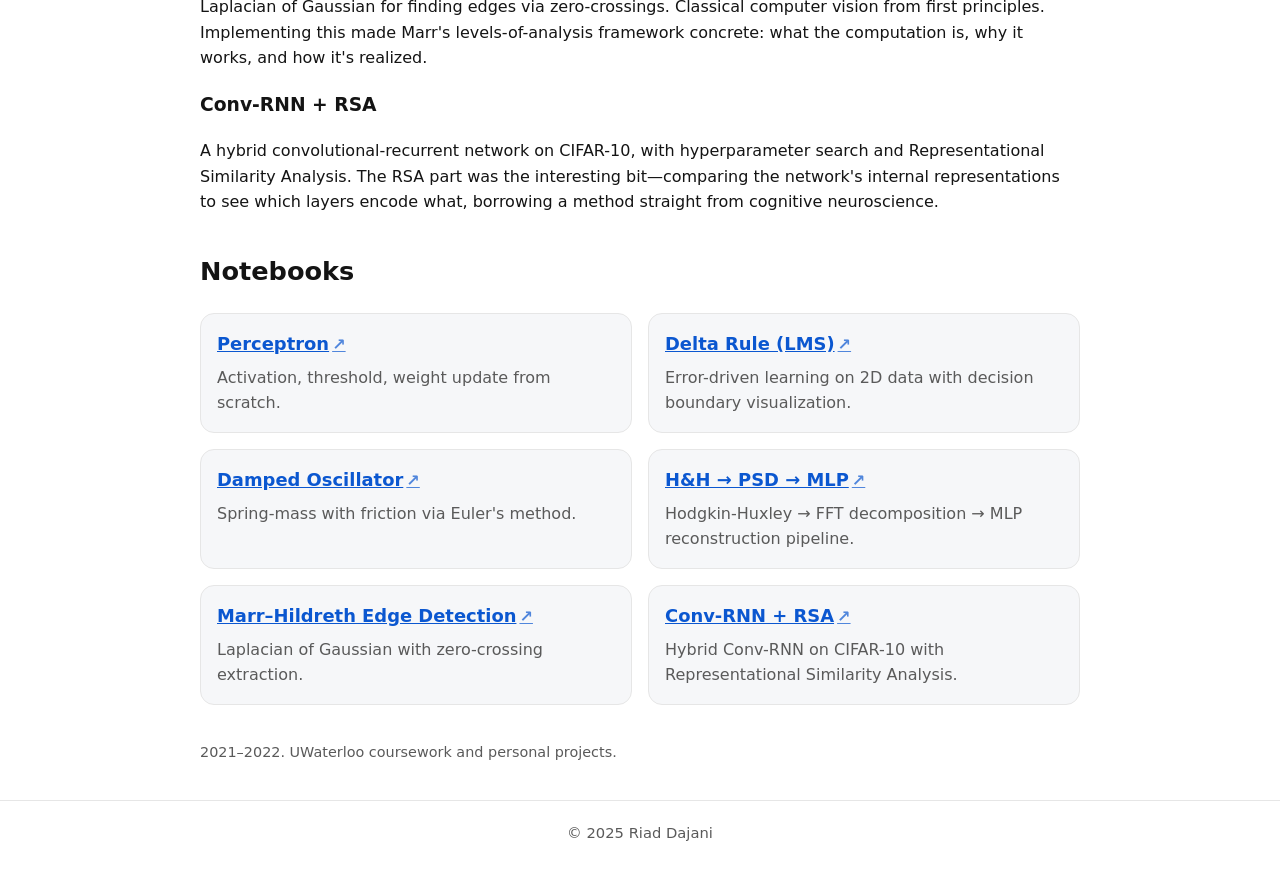
<file: projects/cogsci-projects.html>
<!DOCTYPE html>
<html lang="en">
<head>
  <meta charset="UTF-8" />
  <meta name="viewport" content="width=device-width, initial-scale=1" />
  <title>Pet Projects — Riad Dajani</title>
  <link rel="icon" href="/assets/favicon.svg" type="image/svg+xml">
  <link rel="stylesheet" href="/assets/styles.css" />
  <meta name="color-scheme" content="light dark">
</head>
<body>
  <nav>
    <div class="container inner">
      <a class="brand" href="/">Riad Dajani</a>
      <div class="links">
        <a href="/">Home</a>
        <a href="/projects/">Projects</a>
      </div>
    </div>
  </nav>

  <main class="container prose">
    <h1>Pet Projects <span class="badge">educational</span></h1>
    <p class="lead">Foundational cognitive science and ML models I built from scratch—some from my time at UWaterloo, where I first made the jump into computational cognitive science and machine learning, and others as personal projects I did on my own to deepen my understanding.</p>

    <div class="btns">
      <a class="btn" href="https://github.com/riaddajani/CogSci-Projects" target="_blank" rel="noreferrer noopener">View Repository ↗</a>
    </div>

    <h2>Context</h2>
    <p>Some of these come from PSYCH 420 (Computational Neuroscience) and related coursework at UWaterloo—where I first made the jump from business into computational cognitive science and ML. Others are personal projects I built on my own time to learn concepts I was curious about. In both cases, each notebook was an exercise in understanding one concept deeply enough to implement it—no libraries doing the heavy lifting, just NumPy and matplotlib.</p>
    <p>They're rough, but they gave me the intuitions I still rely on: how neurons spike, how networks remember, how learning rules converge, how systems stabilize. The <a href="/projects/eeg-signal-processing.html">EEG project</a> was where these pieces first came together into something real.</p>

    <h2>The models</h2>

    <h3>Perceptron</h3>
    <p>The simplest possible neural classifier. A single unit with a threshold activation and a weight update rule. Learns to separate linearly separable classes—and fails (instructively) on everything else. This was my first "aha" for why depth matters.</p>

    <h3>Delta Rule (LMS)</h3>
    <p>Error-driven learning: compute the difference between target and output, nudge weights proportionally. Visualizes how a decision boundary converges on 2D data. The gradient descent intuition I built here carried directly into understanding backpropagation.</p>

    <h3>Hodgkin–Huxley</h3>
    <p>The biophysical model of action potentials—sodium and potassium channel dynamics, membrane capacitance, the works. Simulating this taught me what a neural "signal" actually looks like at the lowest level: not a 0 or 1, but a voltage trajectory shaped by ion kinetics.</p>

    <h3>Hopfield Network</h3>
    <p>Associative memory as energy minimization. Store patterns as attractors, then watch the network recover them from noisy or partial inputs. The connection to content-addressable memory and modern attention mechanisms became clear only later.</p>

    <h3>Damped Oscillator</h3>
    <p>A spring-mass system with friction, solved via Euler's method. Straightforward physics, but it built intuition for stability and resonance that shows up everywhere—from neural oscillations to control systems to why some training runs diverge.</p>

    <h3>H&H → PSD → MLP</h3>
    <p>A pipeline experiment: generate Hodgkin-Huxley spike trains, decompose them with FFT, then train an MLP to reconstruct the signal from its frequency features. This was me trying to connect the biophysical models to the machine learning ones—a signal processing chain from neuron to network.</p>

    <h3>Marr–Hildreth Edge Detection</h3>
    <p>Laplacian of Gaussian for finding edges via zero-crossings. Classical computer vision from first principles. Implementing this made Marr's levels-of-analysis framework concrete: what the computation is, why it works, and how it's realized.</p>

    <h3>Conv-RNN + RSA</h3>
    <p>A hybrid convolutional-recurrent network on CIFAR-10, with hyperparameter search and Representational Similarity Analysis. The RSA part was the interesting bit—comparing the network's internal representations to see which layers encode what, borrowing a method straight from cognitive neuroscience.</p>

    <h2>Notebooks</h2>
    <div class="card-grid">
      <article class="card">
        <h3><a href="https://colab.research.google.com/drive/1gNJgb-a3outlV4CSdsOhTr-kihXUWTWP" class="external" target="_blank" rel="noreferrer noopener">Perceptron</a></h3>
        <p>Activation, threshold, weight update from scratch.</p>
      </article>
      <article class="card">
        <h3><a href="https://colab.research.google.com/drive/15IGvpDFvlvCK3vACwhCuxNWKxvl8-ocJ" class="external" target="_blank" rel="noreferrer noopener">Delta Rule (LMS)</a></h3>
        <p>Error-driven learning on 2D data with decision boundary visualization.</p>
      </article>
      <article class="card">
        <h3><a href="https://colab.research.google.com/drive/1yMUAhazYWvxnvKVSoCxo5C_1EXcVK8-I" class="external" target="_blank" rel="noreferrer noopener">Damped Oscillator</a></h3>
        <p>Spring-mass with friction via Euler's method.</p>
      </article>
      <article class="card">
        <h3><a href="https://colab.research.google.com/drive/1zdV1Ti115swFJYeQPJX25u5p6ysvgbI7" class="external" target="_blank" rel="noreferrer noopener">H&H → PSD → MLP</a></h3>
        <p>Hodgkin-Huxley → FFT decomposition → MLP reconstruction pipeline.</p>
      </article>
      <article class="card">
        <h3><a href="https://colab.research.google.com/drive/1teNxGjAGPEMwDNmU6CH0ePDpXAapvJd5" class="external" target="_blank" rel="noreferrer noopener">Marr–Hildreth Edge Detection</a></h3>
        <p>Laplacian of Gaussian with zero-crossing extraction.</p>
      </article>
      <article class="card">
        <h3><a href="https://colab.research.google.com/drive/1057eYs_dWnZSwq_8QyYufTSTt4IcwuRH" class="external" target="_blank" rel="noreferrer noopener">Conv-RNN + RSA</a></h3>
        <p>Hybrid Conv-RNN on CIFAR-10 with Representational Similarity Analysis.</p>
      </article>
    </div>

    <p class="small" style="margin-top: 36px;">2021–2022. UWaterloo coursework and personal projects.</p>
  </main>

  <footer>
    <div class="container">© 2025 Riad Dajani</div>
  </footer>
</body>
</html>
</file>
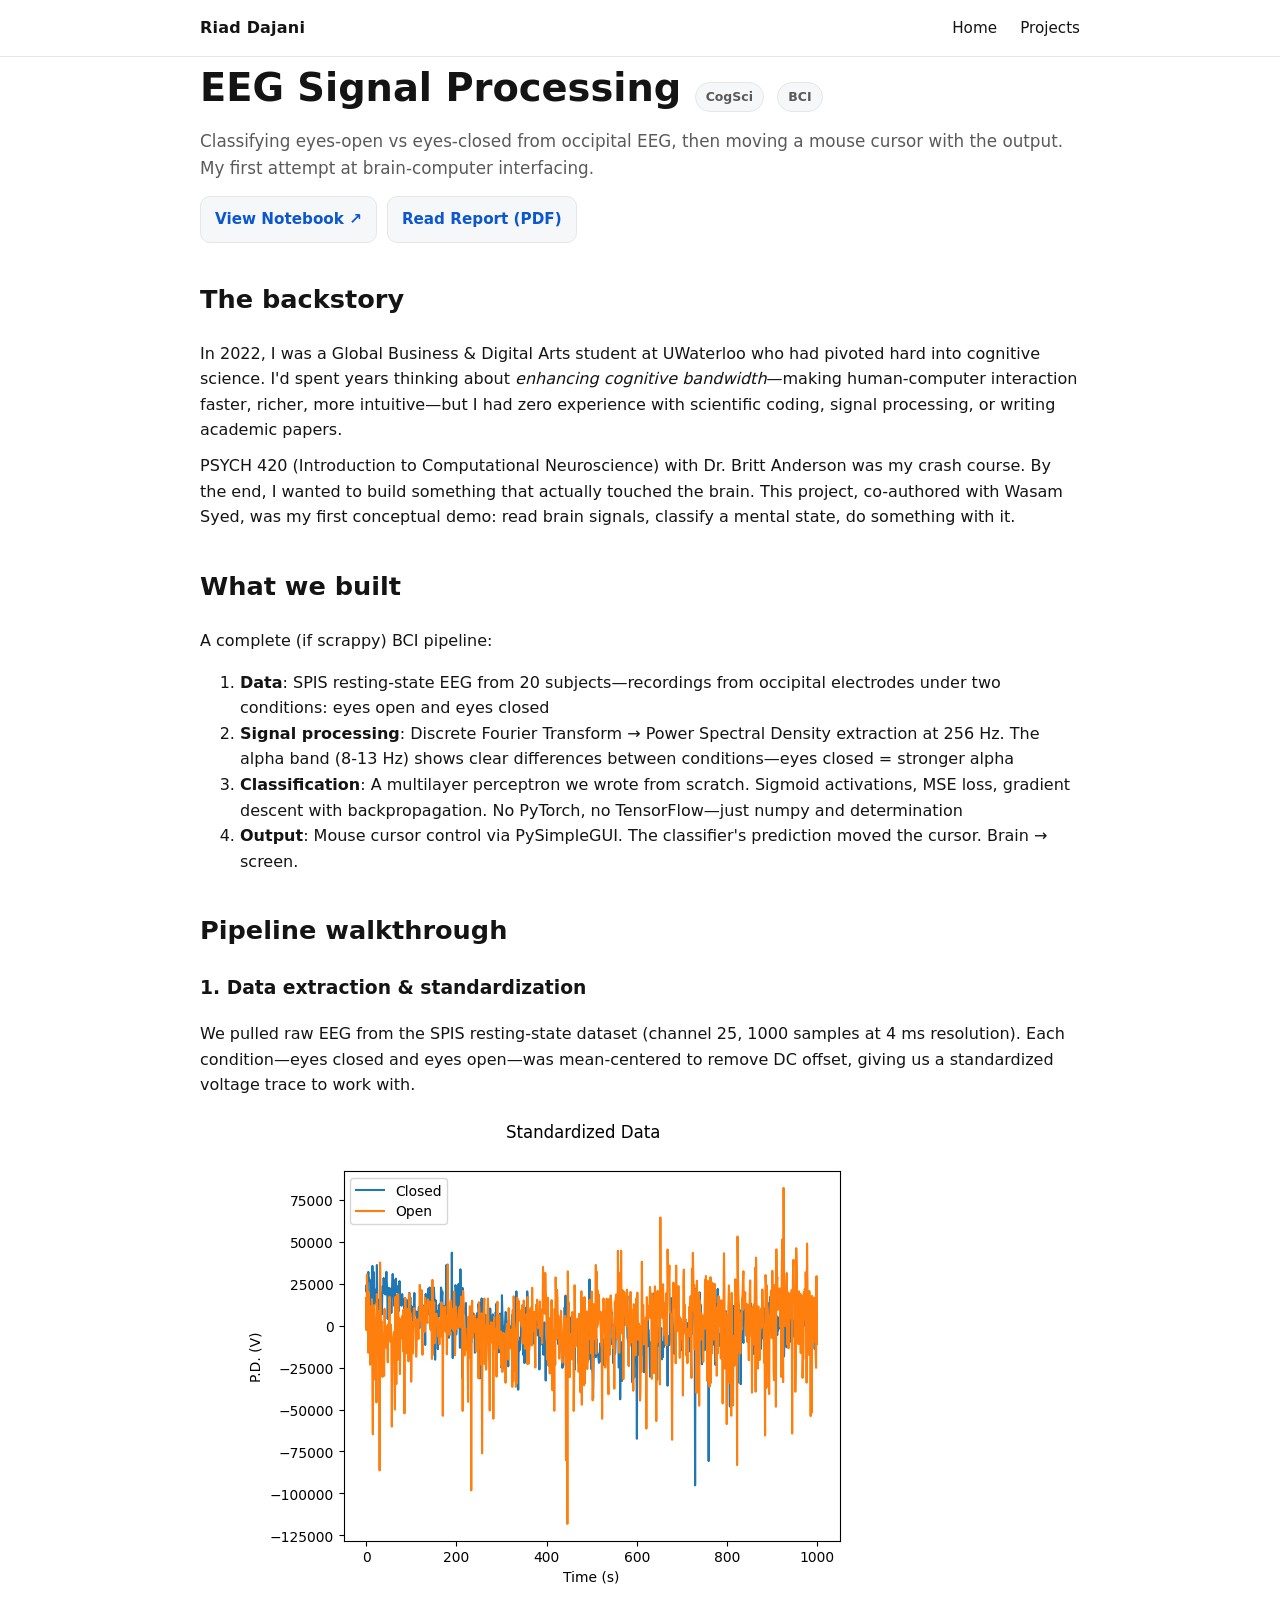
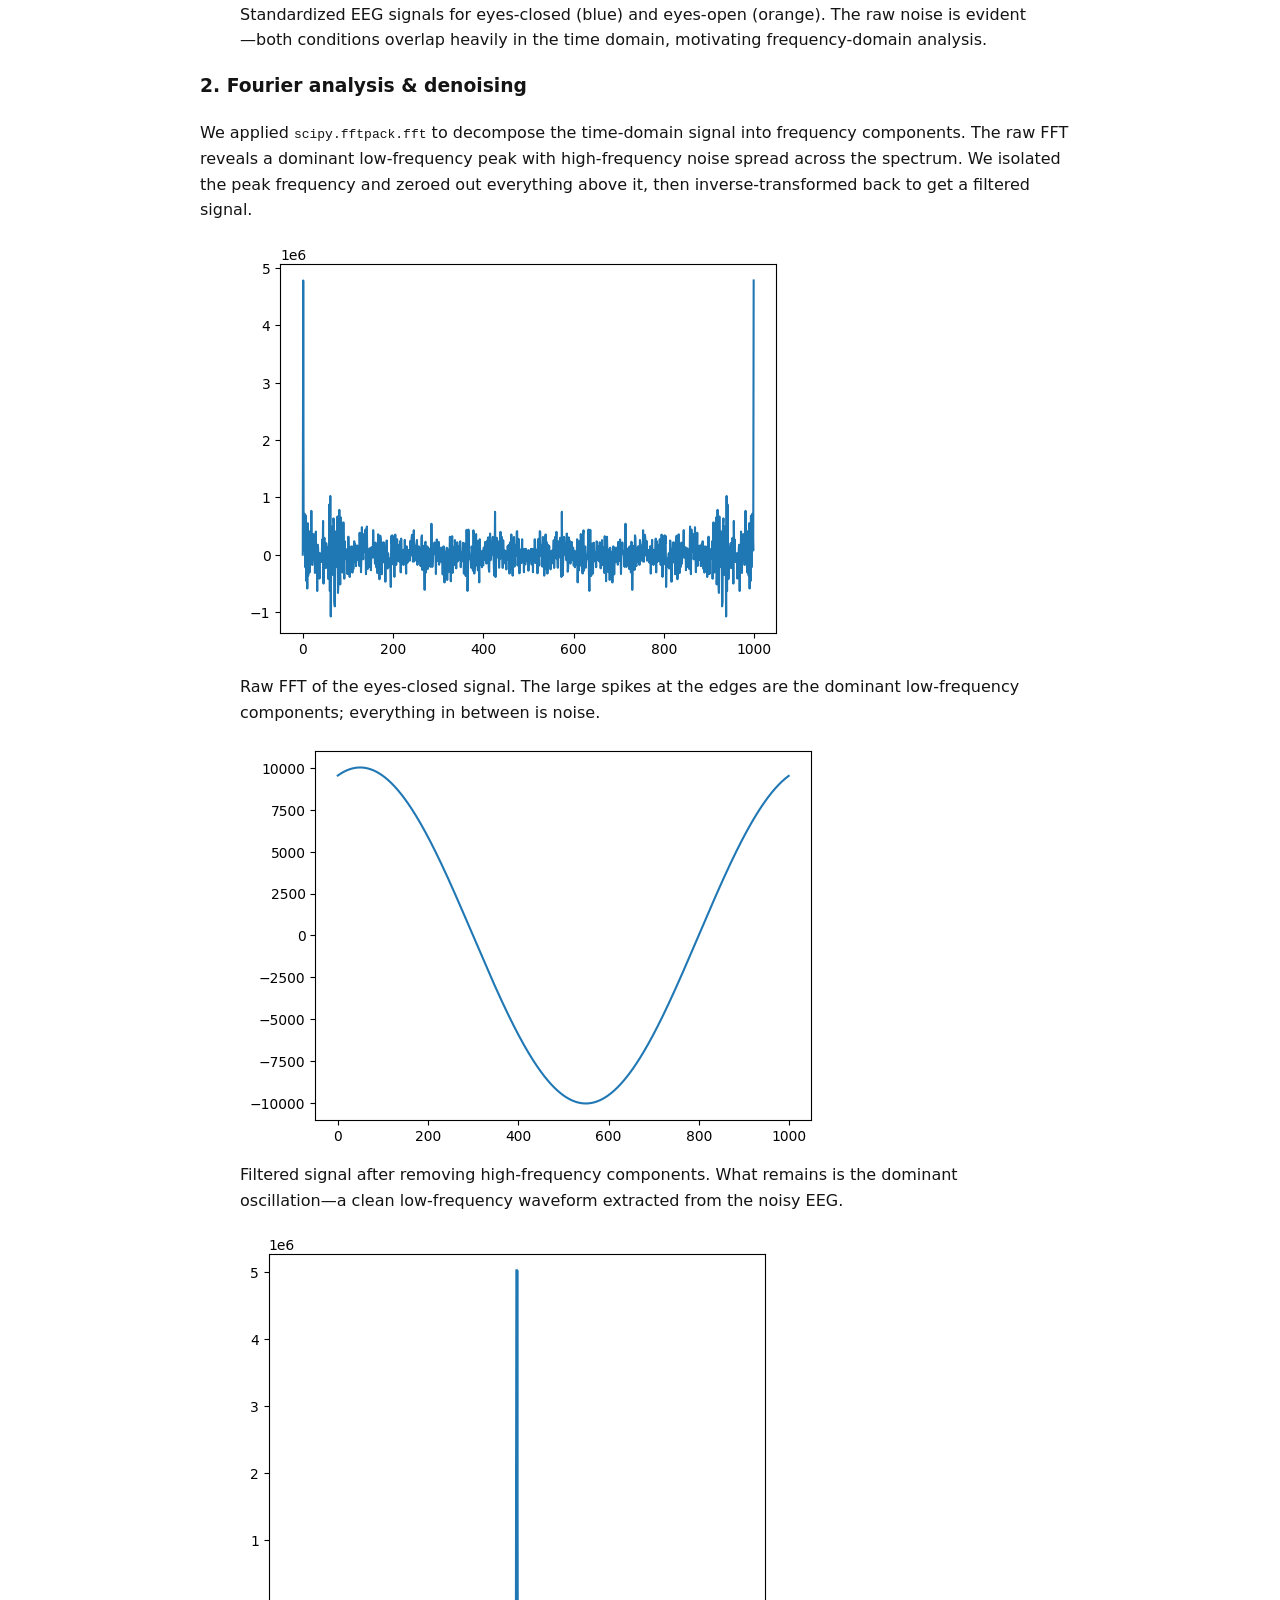
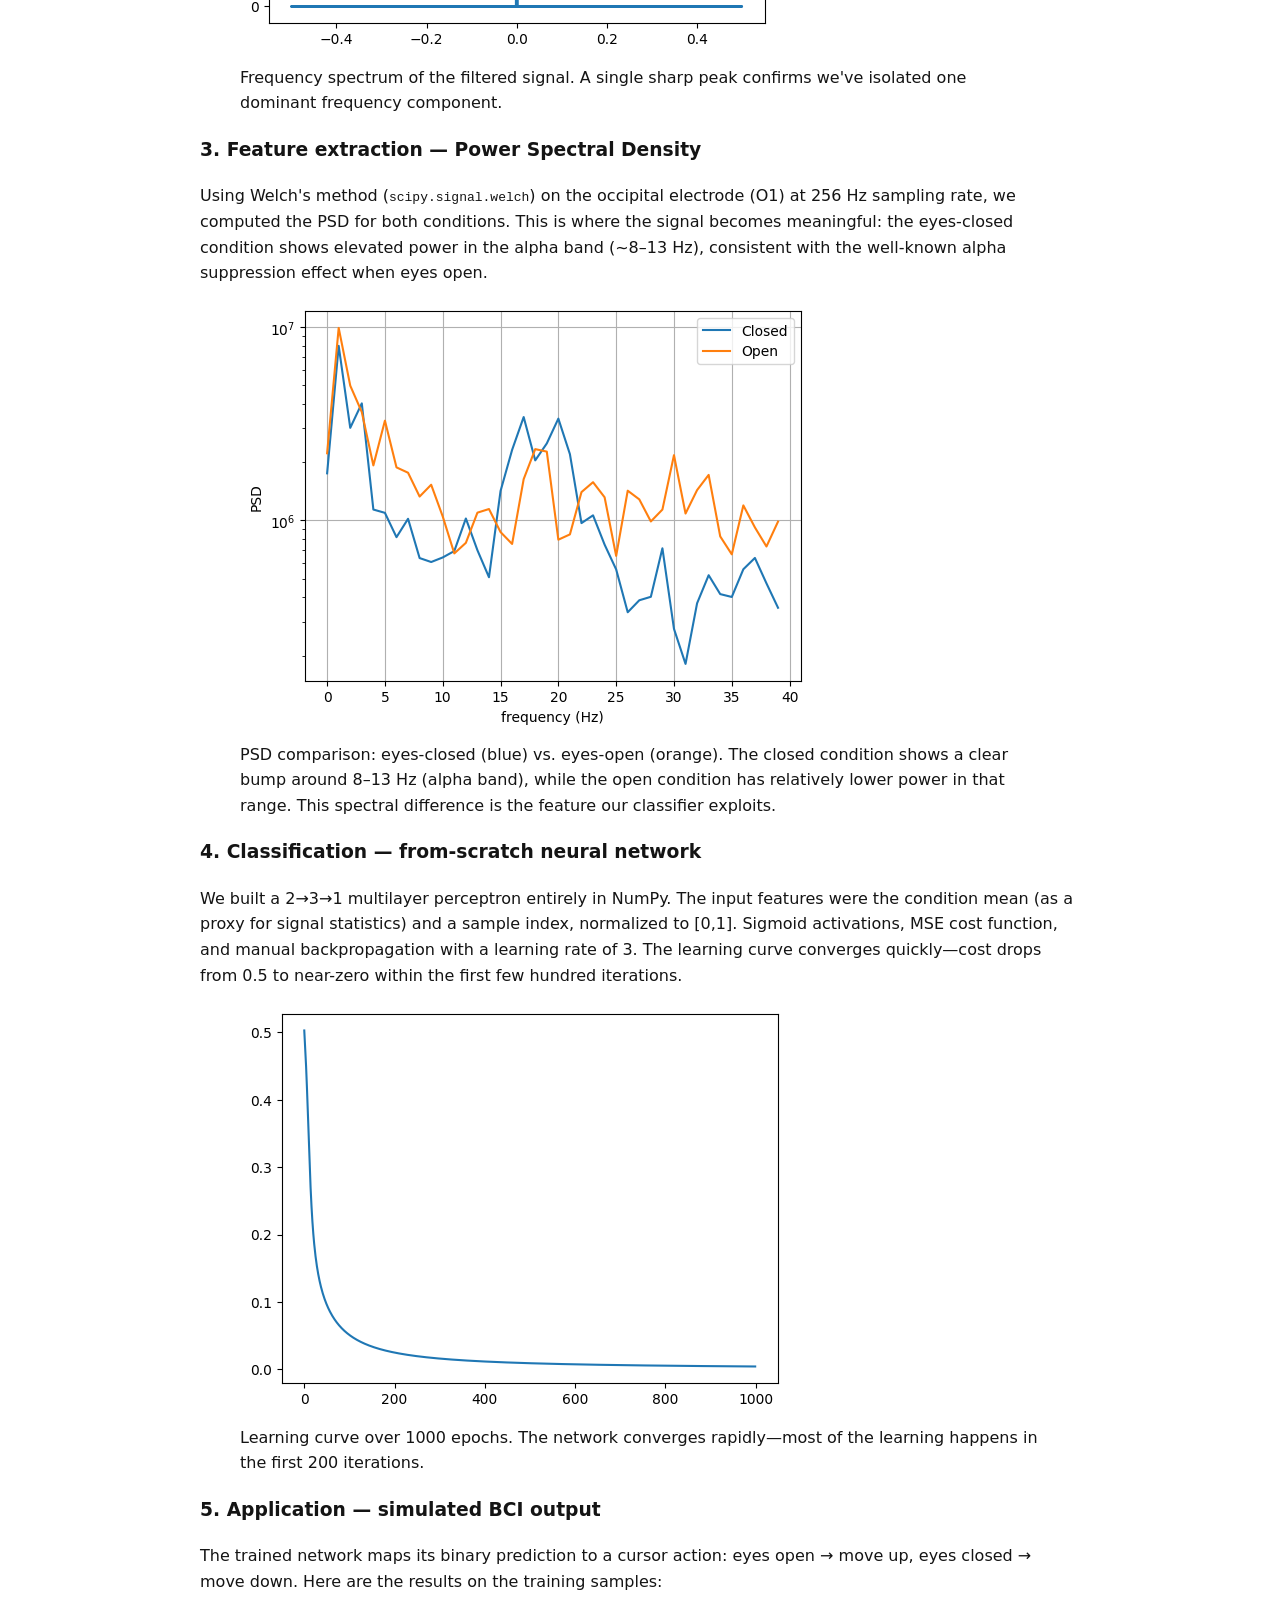
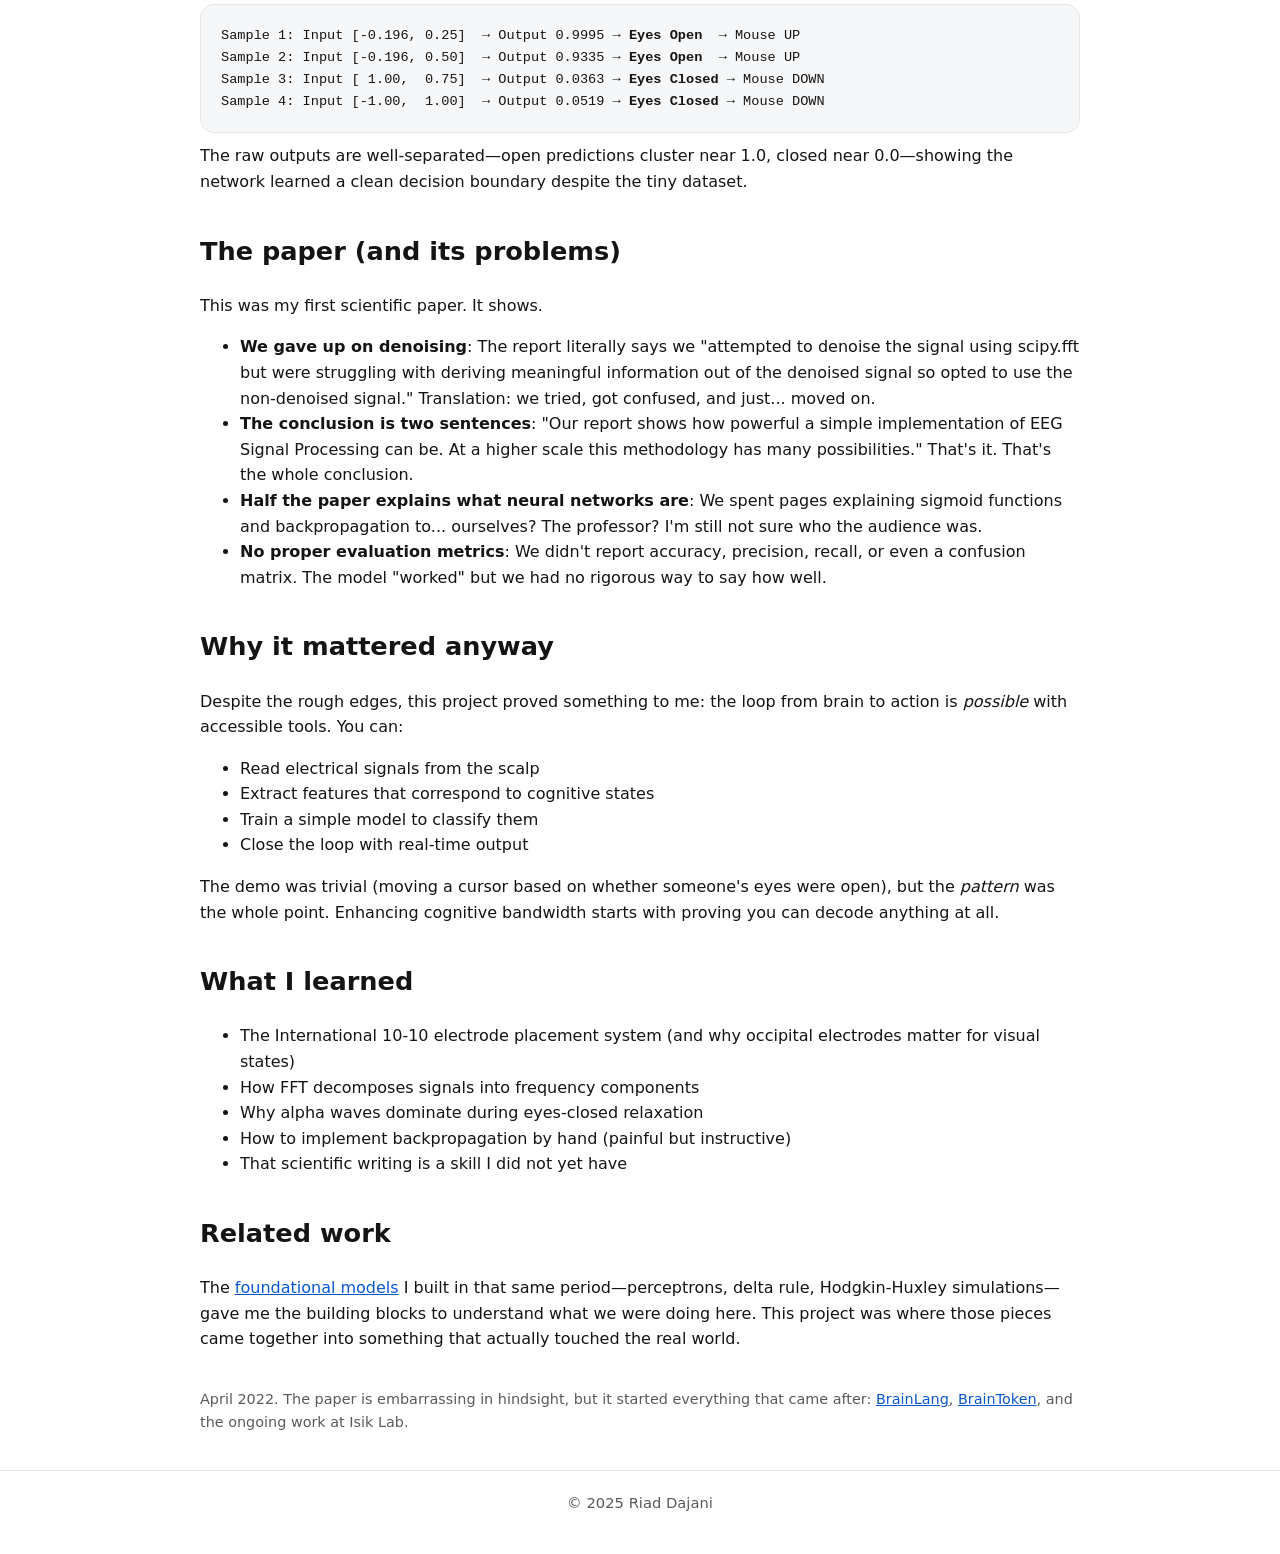
<file: projects/eeg-signal-processing.html>
<!DOCTYPE html>
<html lang="en">
<head>
  <meta charset="UTF-8" />
  <meta name="viewport" content="width=device-width, initial-scale=1" />
  <title>EEG Signal Processing — Riad Dajani</title>
  <link rel="icon" href="/assets/favicon.svg" type="image/svg+xml">
  <link rel="stylesheet" href="/assets/styles.css" />
</head>
<body>
  <nav>
    <div class="container inner">
      <a class="brand" href="/">Riad Dajani</a>
      <div class="links">
        <a href="/">Home</a>
        <a href="/projects/">Projects</a>
      </div>
    </div>
  </nav>

  <main class="container prose">
    <h1>EEG Signal Processing <span class="badge">CogSci</span> <span class="badge">BCI</span></h1>
    <p class="lead">Classifying eyes-open vs eyes-closed from occipital EEG, then moving a mouse cursor with the output. My first attempt at brain-computer interfacing.</p>

    <div class="btns">
      <a class="btn" href="https://colab.research.google.com/drive/1NNlO9PMZU-9Yol00UQrguqnbPBMzgKFe" target="_blank" rel="noreferrer noopener">View Notebook ↗</a>
      <a class="btn" href="/assets/eeg-signal-processing-report.pdf" target="_blank">Read Report (PDF)</a>
    </div>

    <h2>The backstory</h2>
    <p>In 2022, I was a Global Business & Digital Arts student at UWaterloo who had pivoted hard into cognitive science. I'd spent years thinking about <em>enhancing cognitive bandwidth</em>—making human-computer interaction faster, richer, more intuitive—but I had zero experience with scientific coding, signal processing, or writing academic papers.</p>

    <p>PSYCH 420 (Introduction to Computational Neuroscience) with Dr. Britt Anderson was my crash course. By the end, I wanted to build something that actually touched the brain. This project, co-authored with Wasam Syed, was my first conceptual demo: read brain signals, classify a mental state, do something with it.</p>

    <h2>What we built</h2>
    <p>A complete (if scrappy) BCI pipeline:</p>
    <ol>
      <li><strong>Data</strong>: SPIS resting-state EEG from 20 subjects—recordings from occipital electrodes under two conditions: eyes open and eyes closed</li>
      <li><strong>Signal processing</strong>: Discrete Fourier Transform → Power Spectral Density extraction at 256 Hz. The alpha band (8-13 Hz) shows clear differences between conditions—eyes closed = stronger alpha</li>
      <li><strong>Classification</strong>: A multilayer perceptron we wrote from scratch. Sigmoid activations, MSE loss, gradient descent with backpropagation. No PyTorch, no TensorFlow—just numpy and determination</li>
      <li><strong>Output</strong>: Mouse cursor control via PySimpleGUI. The classifier's prediction moved the cursor. Brain → screen.</li>
    </ol>

    <h2>Pipeline walkthrough</h2>

    <h3>1. Data extraction &amp; standardization</h3>
    <p>We pulled raw EEG from the SPIS resting-state dataset (channel 25, 1000 samples at 4 ms resolution). Each condition—eyes closed and eyes open—was mean-centered to remove DC offset, giving us a standardized voltage trace to work with.</p>
    <figure>
      <img src="/assets/eeg/standardized-data.png" alt="Standardized EEG data showing eyes-closed (blue) and eyes-open (orange) voltage traces over 1000 time steps" style="max-width:100%;">
      <figcaption>Standardized EEG signals for eyes-closed (blue) and eyes-open (orange). The raw noise is evident—both conditions overlap heavily in the time domain, motivating frequency-domain analysis.</figcaption>
    </figure>

    <h3>2. Fourier analysis &amp; denoising</h3>
    <p>We applied <code>scipy.fftpack.fft</code> to decompose the time-domain signal into frequency components. The raw FFT reveals a dominant low-frequency peak with high-frequency noise spread across the spectrum. We isolated the peak frequency and zeroed out everything above it, then inverse-transformed back to get a filtered signal.</p>
    <figure>
      <img src="/assets/eeg/fft-raw.png" alt="Raw FFT of the closed-eyes EEG signal showing dominant low-frequency peak" style="max-width:100%;">
      <figcaption>Raw FFT of the eyes-closed signal. The large spikes at the edges are the dominant low-frequency components; everything in between is noise.</figcaption>
    </figure>
    <figure>
      <img src="/assets/eeg/fft-filtered.png" alt="Filtered signal after zeroing high-frequency components, showing a clean sinusoidal wave" style="max-width:100%;">
      <figcaption>Filtered signal after removing high-frequency components. What remains is the dominant oscillation—a clean low-frequency waveform extracted from the noisy EEG.</figcaption>
    </figure>
    <figure>
      <img src="/assets/eeg/fft-frequency-spectrum.png" alt="Frequency spectrum of the filtered signal showing a single peak at the dominant frequency" style="max-width:100%;">
      <figcaption>Frequency spectrum of the filtered signal. A single sharp peak confirms we've isolated one dominant frequency component.</figcaption>
    </figure>

    <h3>3. Feature extraction — Power Spectral Density</h3>
    <p>Using Welch's method (<code>scipy.signal.welch</code>) on the occipital electrode (O1) at 256 Hz sampling rate, we computed the PSD for both conditions. This is where the signal becomes meaningful: the eyes-closed condition shows elevated power in the alpha band (~8–13 Hz), consistent with the well-known alpha suppression effect when eyes open.</p>
    <figure>
      <img src="/assets/eeg/psd.png" alt="Power Spectral Density comparison between eyes-closed and eyes-open conditions across 0-40 Hz" style="max-width:100%;">
      <figcaption>PSD comparison: eyes-closed (blue) vs. eyes-open (orange). The closed condition shows a clear bump around 8–13 Hz (alpha band), while the open condition has relatively lower power in that range. This spectral difference is the feature our classifier exploits.</figcaption>
    </figure>

    <h3>4. Classification — from-scratch neural network</h3>
    <p>We built a 2→3→1 multilayer perceptron entirely in NumPy. The input features were the condition mean (as a proxy for signal statistics) and a sample index, normalized to [0,1]. Sigmoid activations, MSE cost function, and manual backpropagation with a learning rate of 3. The learning curve converges quickly—cost drops from 0.5 to near-zero within the first few hundred iterations.</p>
    <figure>
      <img src="/assets/eeg/learning-curve.png" alt="Learning curve showing MSE cost decreasing from 0.5 to near-zero over 1000 training iterations" style="max-width:100%;">
      <figcaption>Learning curve over 1000 epochs. The network converges rapidly—most of the learning happens in the first 200 iterations.</figcaption>
    </figure>

    <h3>5. Application — simulated BCI output</h3>
    <p>The trained network maps its binary prediction to a cursor action: eyes open → move up, eyes closed → move down. Here are the results on the training samples:</p>
    <div class="card" style="font-family:monospace;font-size:0.85rem;white-space:pre-wrap;padding:20px;line-height:1.6;">Sample 1: Input [-0.196, 0.25]  → Output 0.9995 → <strong>Eyes Open</strong>  → Mouse UP
Sample 2: Input [-0.196, 0.50]  → Output 0.9335 → <strong>Eyes Open</strong>  → Mouse UP
Sample 3: Input [ 1.00,  0.75]  → Output 0.0363 → <strong>Eyes Closed</strong> → Mouse DOWN
Sample 4: Input [-1.00,  1.00]  → Output 0.0519 → <strong>Eyes Closed</strong> → Mouse DOWN</div>
    <p>The raw outputs are well-separated—open predictions cluster near 1.0, closed near 0.0—showing the network learned a clean decision boundary despite the tiny dataset.</p>

    <h2>The paper (and its problems)</h2>
    <p>This was my first scientific paper. It shows.</p>
    <ul>
      <li><strong>We gave up on denoising</strong>: The report literally says we "attempted to denoise the signal using scipy.fft but were struggling with deriving meaningful information out of the denoised signal so opted to use the non-denoised signal." Translation: we tried, got confused, and just... moved on.</li>
      <li><strong>The conclusion is two sentences</strong>: "Our report shows how powerful a simple implementation of EEG Signal Processing can be. At a higher scale this methodology has many possibilities." That's it. That's the whole conclusion.</li>
      <li><strong>Half the paper explains what neural networks are</strong>: We spent pages explaining sigmoid functions and backpropagation to... ourselves? The professor? I'm still not sure who the audience was.</li>
      <li><strong>No proper evaluation metrics</strong>: We didn't report accuracy, precision, recall, or even a confusion matrix. The model "worked" but we had no rigorous way to say how well.</li>
    </ul>

    <h2>Why it mattered anyway</h2>
    <p>Despite the rough edges, this project proved something to me: the loop from brain to action is <em>possible</em> with accessible tools. You can:</p>
    <ul>
      <li>Read electrical signals from the scalp</li>
      <li>Extract features that correspond to cognitive states</li>
      <li>Train a simple model to classify them</li>
      <li>Close the loop with real-time output</li>
    </ul>

    <p>The demo was trivial (moving a cursor based on whether someone's eyes were open), but the <em>pattern</em> was the whole point. Enhancing cognitive bandwidth starts with proving you can decode anything at all.</p>

    <h2>What I learned</h2>
    <ul>
      <li>The International 10-10 electrode placement system (and why occipital electrodes matter for visual states)</li>
      <li>How FFT decomposes signals into frequency components</li>
      <li>Why alpha waves dominate during eyes-closed relaxation</li>
      <li>How to implement backpropagation by hand (painful but instructive)</li>
      <li>That scientific writing is a skill I did not yet have</li>
    </ul>

    <h2>Related work</h2>
    <p>The <a href="/projects/cogsci-projects.html">foundational models</a> I built in that same period—perceptrons, delta rule, Hodgkin-Huxley simulations—gave me the building blocks to understand what we were doing here. This project was where those pieces came together into something that actually touched the real world.</p>

    <p class="small" style="margin-top: 36px;">April 2022. The paper is embarrassing in hindsight, but it started everything that came after: <a href="/projects/brainlang.html">BrainLang</a>, <a href="/projects/braintoken.html">BrainToken</a>, and the ongoing work at Isik Lab.</p>
  </main>

  <footer>
    <div class="container">© 2025 Riad Dajani</div>
  </footer>
</body>
</html>
</file>
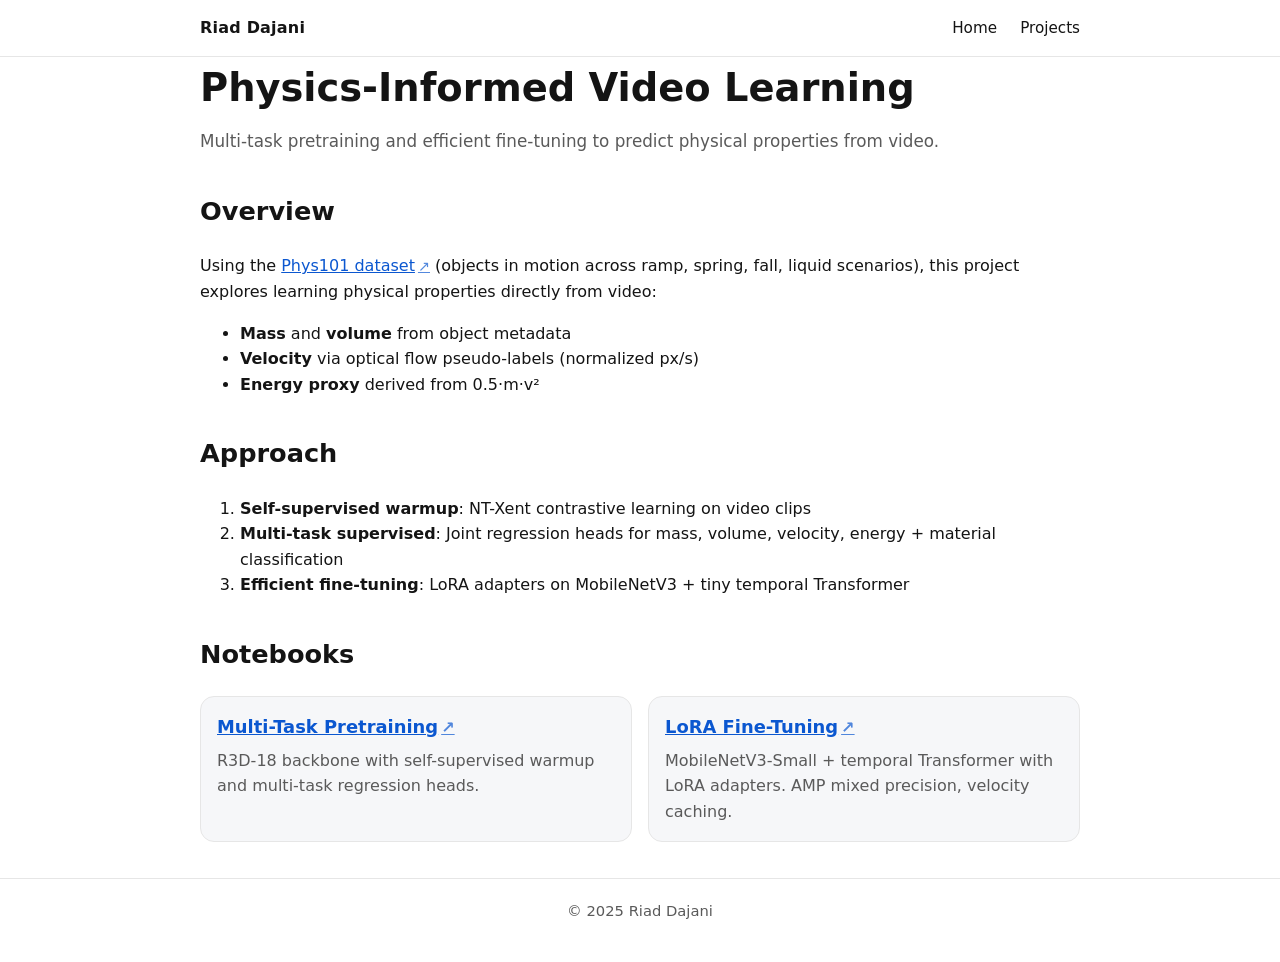
<file: projects/phys101.html>
<!DOCTYPE html>
<html lang="en">
<head>
  <meta charset="UTF-8" />
  <meta name="viewport" content="width=device-width, initial-scale=1" />
  <title>Physics-Informed Video Learning — Riad Dajani</title>
  <link rel="icon" href="/assets/favicon.svg" type="image/svg+xml">
  <link rel="stylesheet" href="/assets/styles.css" />
</head>
<body>
  <nav>
    <div class="container inner">
      <a class="brand" href="/">Riad Dajani</a>
      <div class="links">
        <a href="/">Home</a>
        <a href="/projects/">Projects</a>
      </div>
    </div>
  </nav>

  <main class="container prose">
    <h1>Physics-Informed Video Learning</h1>
    <p class="lead">Multi-task pretraining and efficient fine-tuning to predict physical properties from video.</p>

    <h2>Overview</h2>
    <p>Using the <a href="http://phys101.csail.mit.edu/" class="external" target="_blank" rel="noreferrer noopener">Phys101 dataset</a> (objects in motion across ramp, spring, fall, liquid scenarios), this project explores learning physical properties directly from video:</p>
    <ul>
      <li><strong>Mass</strong> and <strong>volume</strong> from object metadata</li>
      <li><strong>Velocity</strong> via optical flow pseudo-labels (normalized px/s)</li>
      <li><strong>Energy proxy</strong> derived from 0.5·m·v²</li>
    </ul>

    <h2>Approach</h2>
    <ol>
      <li><strong>Self-supervised warmup</strong>: NT-Xent contrastive learning on video clips</li>
      <li><strong>Multi-task supervised</strong>: Joint regression heads for mass, volume, velocity, energy + material classification</li>
      <li><strong>Efficient fine-tuning</strong>: LoRA adapters on MobileNetV3 + tiny temporal Transformer</li>
    </ol>

    <h2>Notebooks</h2>
    <div class="card-grid">
      <article class="card">
        <h3><a href="https://drive.google.com/file/d/1mVCJkcPwuOdCPtvn1BvqSqyYr1u338bh/view" class="external" target="_blank" rel="noreferrer noopener">Multi-Task Pretraining</a></h3>
        <p>R3D-18 backbone with self-supervised warmup and multi-task regression heads.</p>
      </article>
      <article class="card">
        <h3><a href="https://drive.google.com/file/d/13flKWte8lUntOgH7NTdOa8McNcYfcuUZ/view" class="external" target="_blank" rel="noreferrer noopener">LoRA Fine-Tuning</a></h3>
        <p>MobileNetV3-Small + temporal Transformer with LoRA adapters. AMP mixed precision, velocity caching.</p>
      </article>
    </div>
  </main>

  <footer>
    <div class="container">© 2025 Riad Dajani</div>
  </footer>
</body>
</html>
</file>
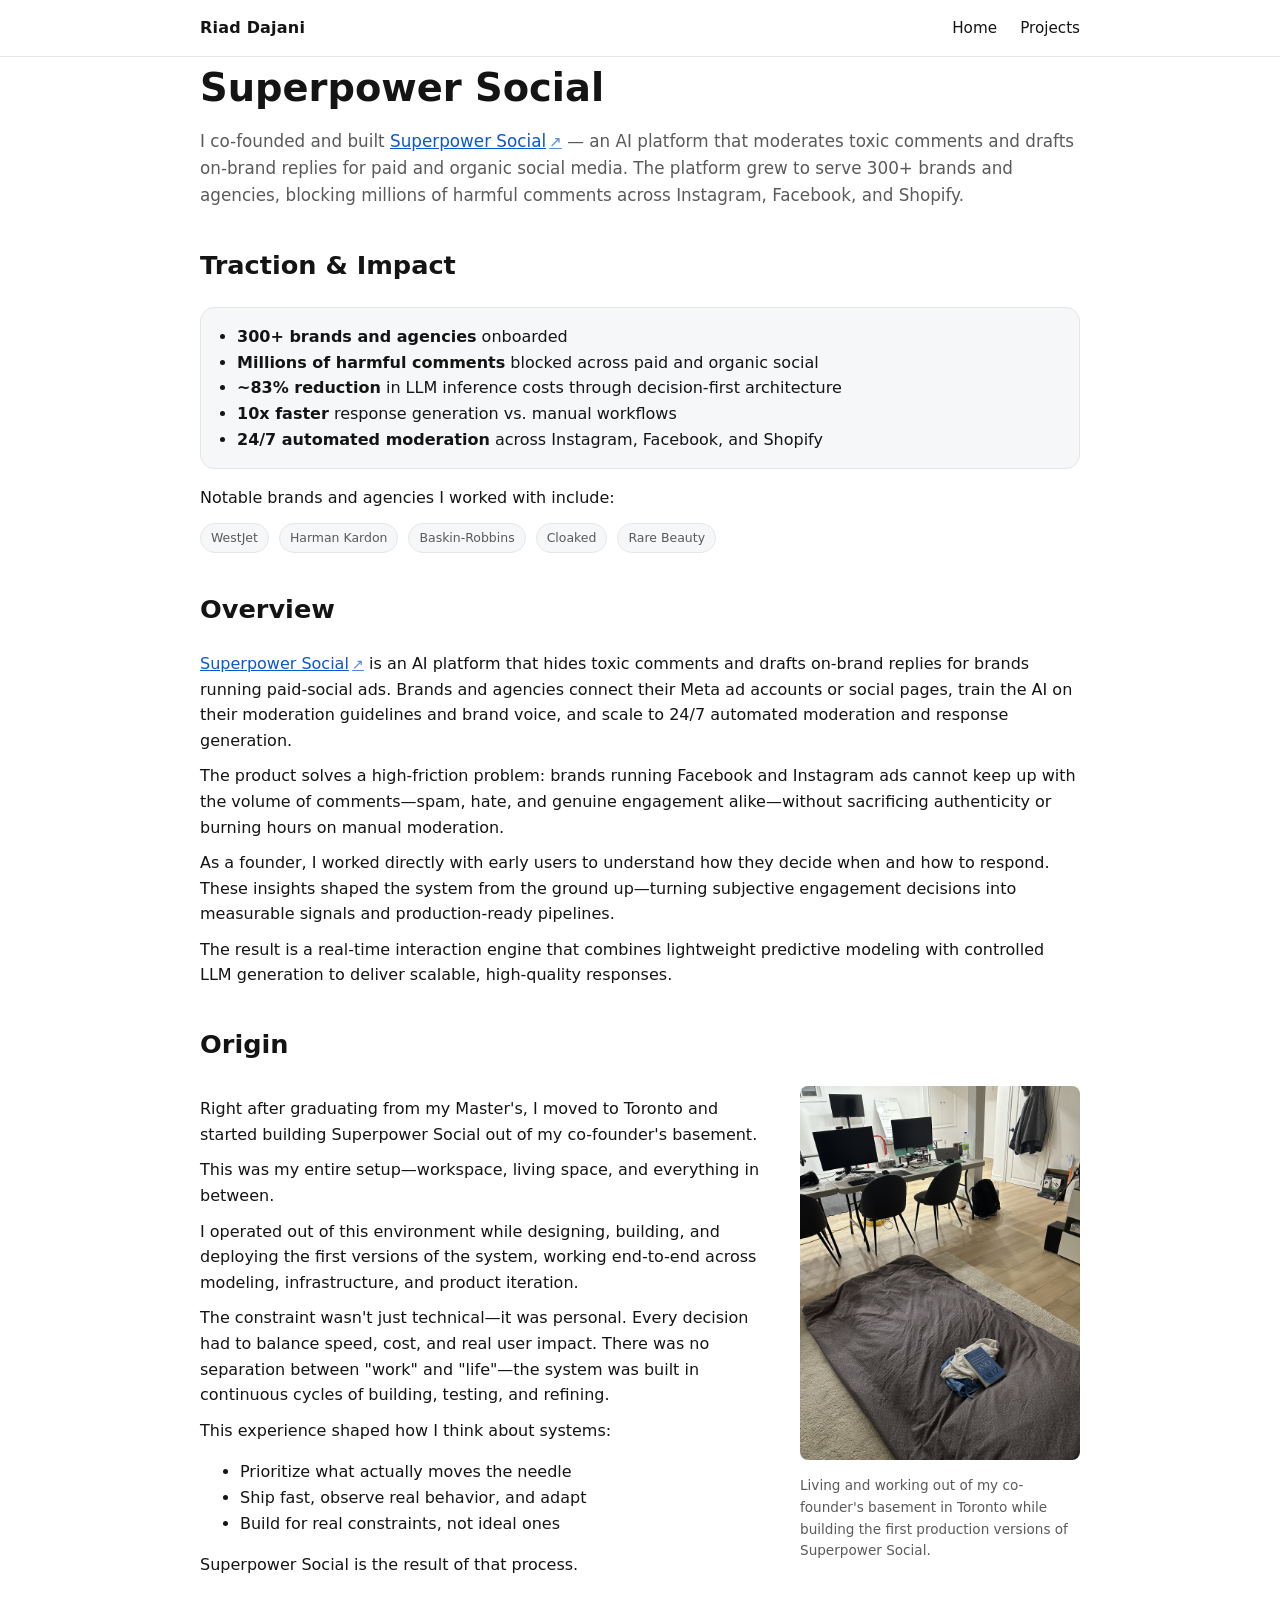
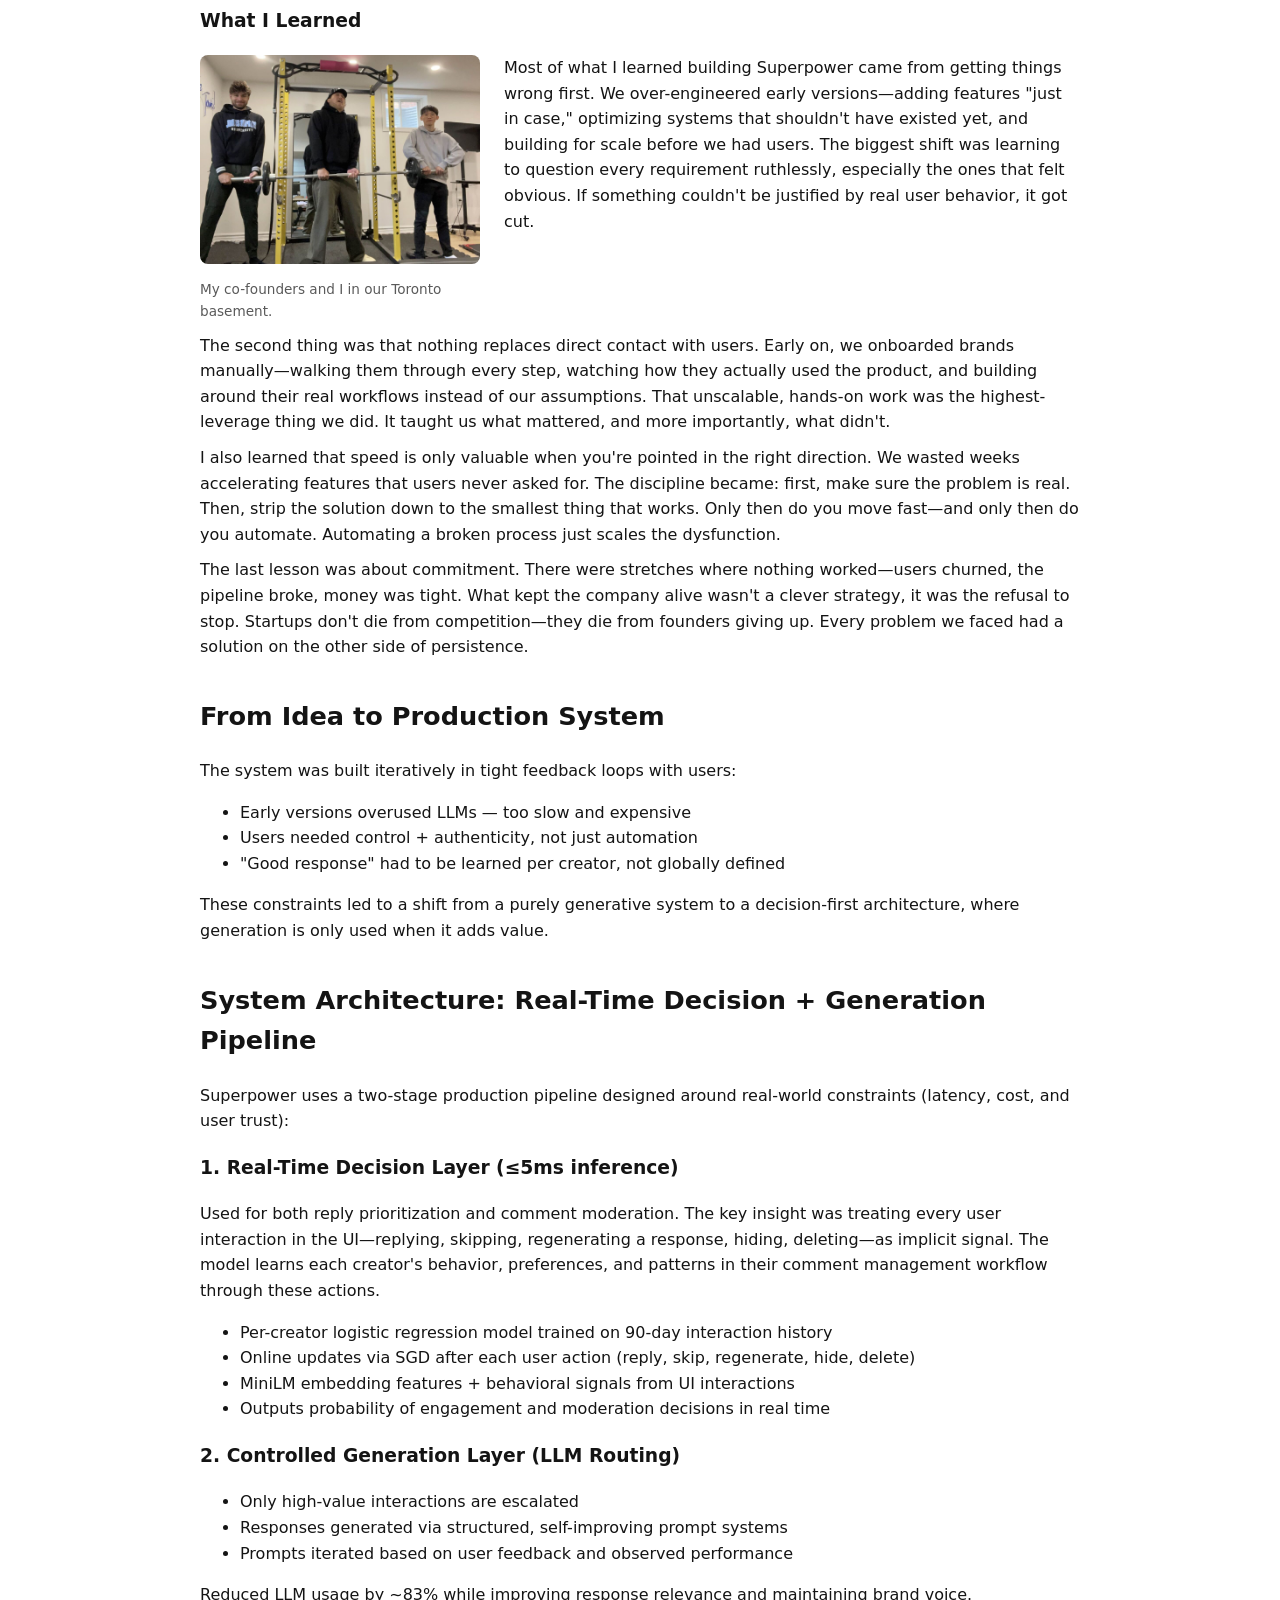
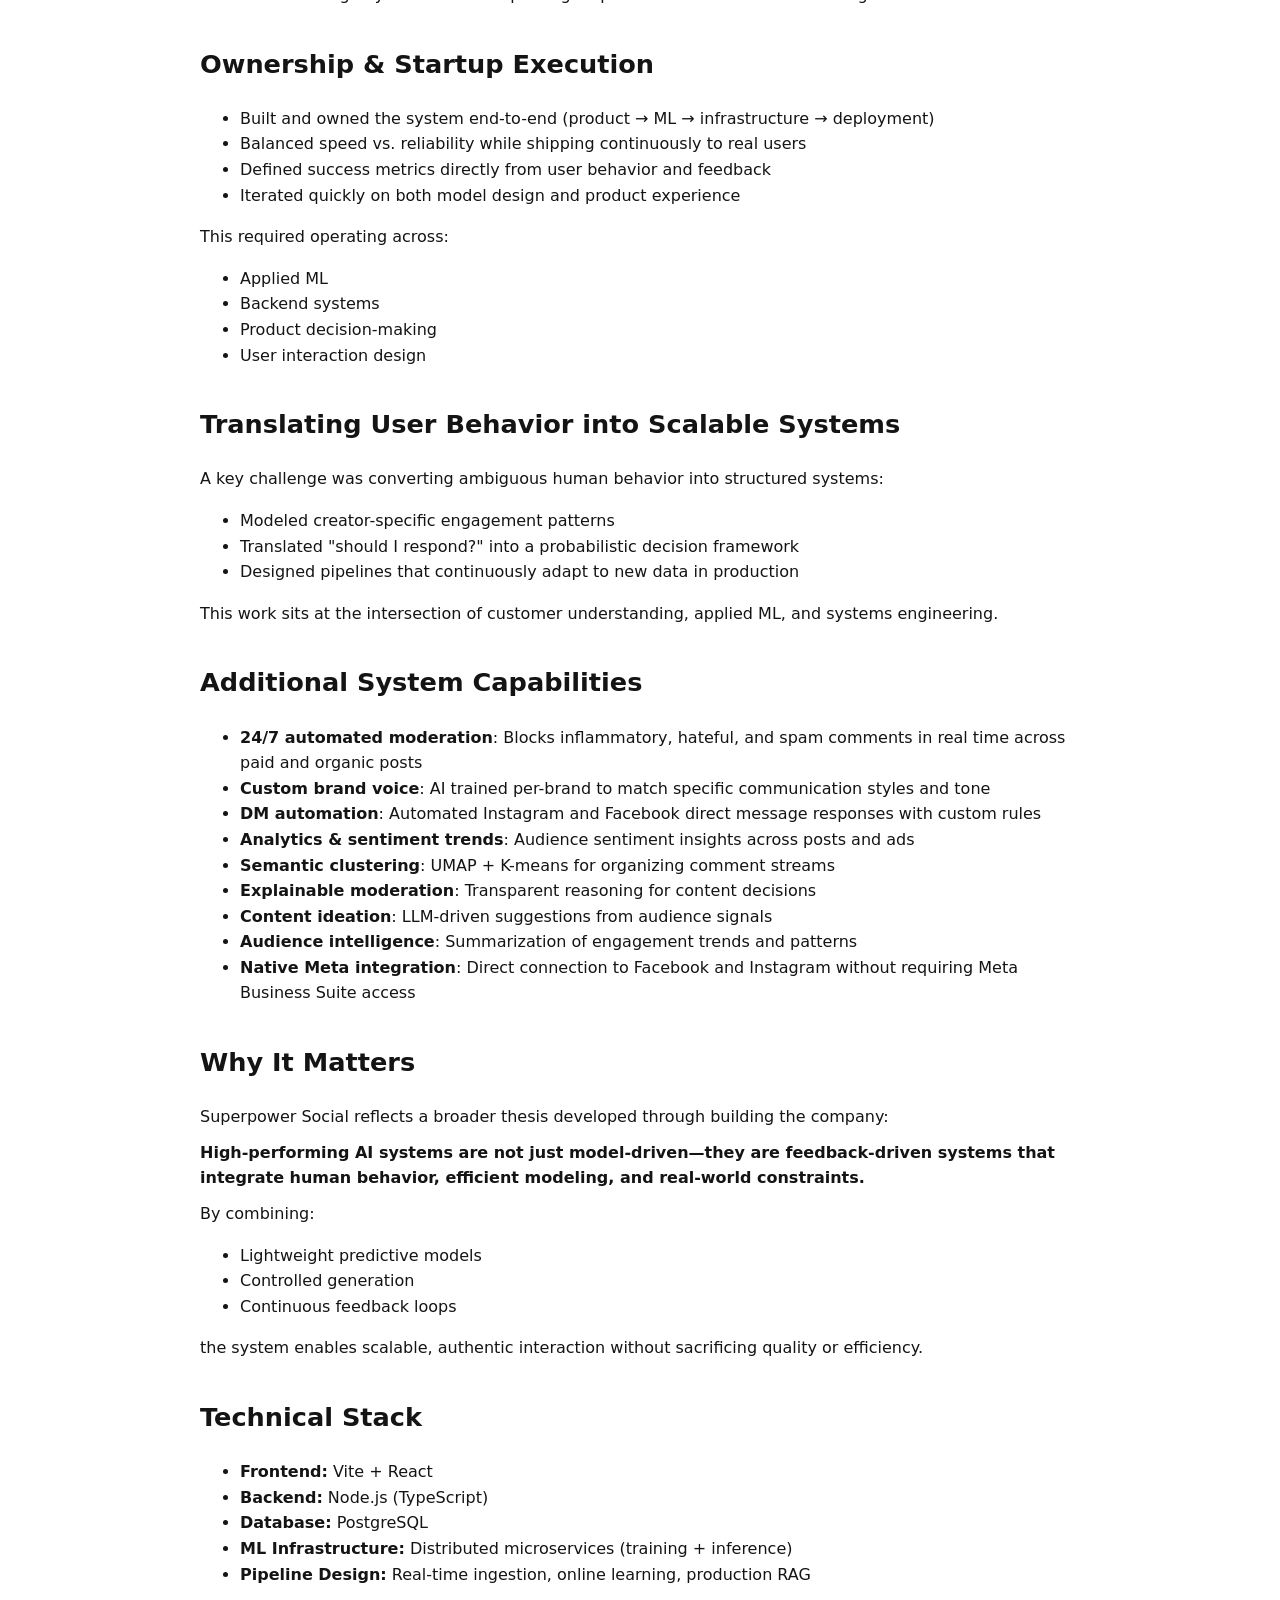
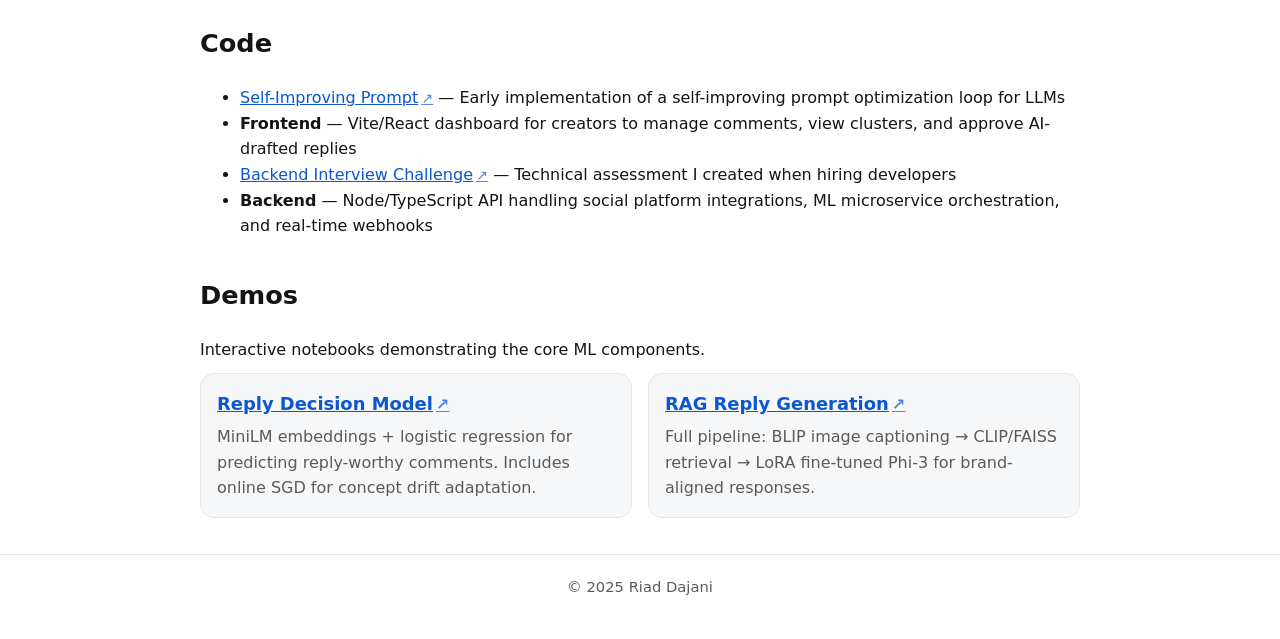
<file: projects/superpower-social.html>
<!DOCTYPE html>
<html lang="en">
<head>
  <meta charset="UTF-8" />
  <meta name="viewport" content="width=device-width, initial-scale=1" />
  <title>Superpower Social — Riad Dajani</title>
  <link rel="icon" href="/assets/favicon.svg" type="image/svg+xml">
  <link rel="stylesheet" href="/assets/styles.css" />
</head>
<body>
  <nav>
    <div class="container inner">
      <a class="brand" href="/">Riad Dajani</a>
      <div class="links">
        <a href="/">Home</a>
        <a href="/projects/">Projects</a>
      </div>
    </div>
  </nav>

  <main class="container prose">
    <h1>Superpower Social</h1>
    <p class="lead">I co-founded and built <a href="https://superpower.social" class="external" target="_blank" rel="noreferrer noopener">Superpower Social</a> — an AI platform that moderates toxic comments and drafts on-brand replies for paid and organic social media. The platform grew to serve 300+ brands and agencies, blocking millions of harmful comments across Instagram, Facebook, and Shopify.</p>

    <h2>Traction &amp; Impact</h2>
    <div class="card" style="margin-bottom:16px;">
      <ul style="margin:0;padding-left:20px;">
        <li><strong>300+ brands and agencies</strong> onboarded</li>
        <li><strong>Millions of harmful comments</strong> blocked across paid and organic social</li>
        <li><strong>~83% reduction</strong> in LLM inference costs through decision-first architecture</li>
        <li><strong>10x faster</strong> response generation vs. manual workflows</li>
        <li><strong>24/7 automated moderation</strong> across Instagram, Facebook, and Shopify</li>
      </ul>
    </div>
    <p>Notable brands and agencies I worked with include:</p>
    <div style="display:flex;flex-wrap:wrap;gap:10px;margin:12px 0 20px;">
      <span class="badge">WestJet</span>
      <span class="badge">Harman Kardon</span>
      <span class="badge">Baskin-Robbins</span>
      <span class="badge">Cloaked</span>
      <span class="badge">Rare Beauty</span>
    </div>

    <h2>Overview</h2>
    <p><a href="https://superpower.social" class="external" target="_blank" rel="noreferrer noopener">Superpower Social</a> is an AI platform that hides toxic comments and drafts on-brand replies for brands running paid-social ads. Brands and agencies connect their Meta ad accounts or social pages, train the AI on their moderation guidelines and brand voice, and scale to 24/7 automated moderation and response generation.</p>
    <p>The product solves a high-friction problem: brands running Facebook and Instagram ads cannot keep up with the volume of comments—spam, hate, and genuine engagement alike—without sacrificing authenticity or burning hours on manual moderation.</p>
    <p>As a founder, I worked directly with early users to understand how they decide when and how to respond. These insights shaped the system from the ground up—turning subjective engagement decisions into measurable signals and production-ready pipelines.</p>
    <p>The result is a real-time interaction engine that combines lightweight predictive modeling with controlled LLM generation to deliver scalable, high-quality responses.</p>

    <h2>Origin</h2>
    <div style="display:flex;gap:24px;align-items:flex-start;flex-wrap:wrap;">
      <div style="flex:1;min-width:280px;">
        <p>Right after graduating from my Master's, I moved to Toronto and started building Superpower Social out of my co-founder's basement.</p>
        <p>This was my entire setup—workspace, living space, and everything in between.</p>
        <p>I operated out of this environment while designing, building, and deploying the first versions of the system, working end-to-end across modeling, infrastructure, and product iteration.</p>
        <p>The constraint wasn't just technical—it was personal. Every decision had to balance speed, cost, and real user impact. There was no separation between "work" and "life"—the system was built in continuous cycles of building, testing, and refining.</p>
        <p>This experience shaped how I think about systems:</p>
        <ul>
          <li>Prioritize what actually moves the needle</li>
          <li>Ship fast, observe real behavior, and adapt</li>
          <li>Build for real constraints, not ideal ones</li>
        </ul>
        <p>Superpower Social is the result of that process.</p>
      </div>
      <figure style="flex:0 0 280px;margin:0;">
        <img src="/assets/superpower-basement.jpg" alt="Mattress on the floor next to a desk with monitors in a basement office in Toronto" style="width:100%;border-radius:8px;" />
        <figcaption style="font-size:0.85rem;color:var(--muted);margin-top:8px;">Living and working out of my co-founder's basement in Toronto while building the first production versions of Superpower Social.</figcaption>
      </figure>
    </div>

    <h3>What I Learned</h3>
    <div style="display:flex;gap:24px;align-items:flex-start;flex-wrap:wrap;">
      <figure style="flex:0 0 280px;margin:0;">
        <img src="/assets/superpower-cofounders.jpg" alt="Riad and co-founders in the basement gym in Toronto" style="width:100%;border-radius:8px;" />
        <figcaption style="font-size:0.85rem;color:var(--muted);margin-top:8px;">My co-founders and I in our Toronto basement.</figcaption>
      </figure>
      <p style="flex:1;min-width:280px;margin:0;">Most of what I learned building Superpower came from getting things wrong first. We over-engineered early versions—adding features "just in case," optimizing systems that shouldn't have existed yet, and building for scale before we had users. The biggest shift was learning to question every requirement ruthlessly, especially the ones that felt obvious. If something couldn't be justified by real user behavior, it got cut.</p>
    </div>
    <p>The second thing was that nothing replaces direct contact with users. Early on, we onboarded brands manually—walking them through every step, watching how they actually used the product, and building around their real workflows instead of our assumptions. That unscalable, hands-on work was the highest-leverage thing we did. It taught us what mattered, and more importantly, what didn't.</p>
    <p>I also learned that speed is only valuable when you're pointed in the right direction. We wasted weeks accelerating features that users never asked for. The discipline became: first, make sure the problem is real. Then, strip the solution down to the smallest thing that works. Only then do you move fast—and only then do you automate. Automating a broken process just scales the dysfunction.</p>
    <p>The last lesson was about commitment. There were stretches where nothing worked—users churned, the pipeline broke, money was tight. What kept the company alive wasn't a clever strategy, it was the refusal to stop. Startups don't die from competition—they die from founders giving up. Every problem we faced had a solution on the other side of persistence.</p>

    <h2>From Idea to Production System</h2>
    <p>The system was built iteratively in tight feedback loops with users:</p>
    <ul>
      <li>Early versions overused LLMs — too slow and expensive</li>
      <li>Users needed control + authenticity, not just automation</li>
      <li>"Good response" had to be learned per creator, not globally defined</li>
    </ul>
    <p>These constraints led to a shift from a purely generative system to a decision-first architecture, where generation is only used when it adds value.</p>

    <h2>System Architecture: Real-Time Decision + Generation Pipeline</h2>
    <p>Superpower uses a two-stage production pipeline designed around real-world constraints (latency, cost, and user trust):</p>

    <h3>1. Real-Time Decision Layer (&le;5ms inference)</h3>
    <p>Used for both reply prioritization and comment moderation. The key insight was treating every user interaction in the UI—replying, skipping, regenerating a response, hiding, deleting—as implicit signal. The model learns each creator's behavior, preferences, and patterns in their comment management workflow through these actions.</p>
    <ul>
      <li>Per-creator logistic regression model trained on 90-day interaction history</li>
      <li>Online updates via SGD after each user action (reply, skip, regenerate, hide, delete)</li>
      <li>MiniLM embedding features + behavioral signals from UI interactions</li>
      <li>Outputs probability of engagement and moderation decisions in real time</li>
    </ul>

    <h3>2. Controlled Generation Layer (LLM Routing)</h3>
    <ul>
      <li>Only high-value interactions are escalated</li>
      <li>Responses generated via structured, self-improving prompt systems</li>
      <li>Prompts iterated based on user feedback and observed performance</li>
    </ul>
    <p>Reduced LLM usage by ~83% while improving response relevance and maintaining brand voice.</p>

    <h2>Ownership &amp; Startup Execution</h2>
    <ul>
      <li>Built and owned the system end-to-end (product → ML → infrastructure → deployment)</li>
      <li>Balanced speed vs. reliability while shipping continuously to real users</li>
      <li>Defined success metrics directly from user behavior and feedback</li>
      <li>Iterated quickly on both model design and product experience</li>
    </ul>
    <p>This required operating across:</p>
    <ul>
      <li>Applied ML</li>
      <li>Backend systems</li>
      <li>Product decision-making</li>
      <li>User interaction design</li>
    </ul>

    <h2>Translating User Behavior into Scalable Systems</h2>
    <p>A key challenge was converting ambiguous human behavior into structured systems:</p>
    <ul>
      <li>Modeled creator-specific engagement patterns</li>
      <li>Translated "should I respond?" into a probabilistic decision framework</li>
      <li>Designed pipelines that continuously adapt to new data in production</li>
    </ul>
    <p>This work sits at the intersection of customer understanding, applied ML, and systems engineering.</p>

    <h2>Additional System Capabilities</h2>
    <ul>
      <li><strong>24/7 automated moderation</strong>: Blocks inflammatory, hateful, and spam comments in real time across paid and organic posts</li>
      <li><strong>Custom brand voice</strong>: AI trained per-brand to match specific communication styles and tone</li>
      <li><strong>DM automation</strong>: Automated Instagram and Facebook direct message responses with custom rules</li>
      <li><strong>Analytics &amp; sentiment trends</strong>: Audience sentiment insights across posts and ads</li>
      <li><strong>Semantic clustering</strong>: UMAP + K-means for organizing comment streams</li>
      <li><strong>Explainable moderation</strong>: Transparent reasoning for content decisions</li>
      <li><strong>Content ideation</strong>: LLM-driven suggestions from audience signals</li>
      <li><strong>Audience intelligence</strong>: Summarization of engagement trends and patterns</li>
      <li><strong>Native Meta integration</strong>: Direct connection to Facebook and Instagram without requiring Meta Business Suite access</li>
    </ul>

    <h2>Why It Matters</h2>
    <p>Superpower Social reflects a broader thesis developed through building the company:</p>
    <p><strong>High-performing AI systems are not just model-driven—they are feedback-driven systems that integrate human behavior, efficient modeling, and real-world constraints.</strong></p>
    <p>By combining:</p>
    <ul>
      <li>Lightweight predictive models</li>
      <li>Controlled generation</li>
      <li>Continuous feedback loops</li>
    </ul>
    <p>the system enables scalable, authentic interaction without sacrificing quality or efficiency.</p>

    <h2>Technical Stack</h2>
    <ul>
      <li><strong>Frontend:</strong> Vite + React</li>
      <li><strong>Backend:</strong> Node.js (TypeScript)</li>
      <li><strong>Database:</strong> PostgreSQL</li>
      <li><strong>ML Infrastructure:</strong> Distributed microservices (training + inference)</li>
      <li><strong>Pipeline Design:</strong> Real-time ingestion, online learning, production RAG</li>
    </ul>

    <h2>Code</h2>
    <ul>
      <li><a href="https://github.com/riaddajani/self-improving-prompt" class="external" target="_blank" rel="noreferrer noopener">Self-Improving Prompt</a> — Early implementation of a self-improving prompt optimization loop for LLMs</li>
      <li><strong>Frontend</strong> — Vite/React dashboard for creators to manage comments, view clusters, and approve AI-drafted replies</li>
      <li><a href="https://github.com/riaddajani/superpower-backend-interview" class="external" target="_blank" rel="noreferrer noopener">Backend Interview Challenge</a> — Technical assessment I created when hiring developers</li>
      <li><strong>Backend</strong> — Node/TypeScript API handling social platform integrations, ML microservice orchestration, and real-time webhooks</li>
    </ul>

    <h2>Demos</h2>
    <p>Interactive notebooks demonstrating the core ML components.</p>
    <div class="card-grid">
      <article class="card">
        <h3><a href="https://drive.google.com/file/d/1YasbkEAAhCazX3DbGjegkXSc3gpz7OYN/view" class="external" target="_blank" rel="noreferrer noopener">Reply Decision Model</a></h3>
        <p>MiniLM embeddings + logistic regression for predicting reply-worthy comments. Includes online SGD for concept drift adaptation.</p>
      </article>
      <article class="card">
        <h3><a href="https://colab.research.google.com/drive/1MHqr26LSB3HFsQ2o4f26VRziE5338QiI" class="external" target="_blank" rel="noreferrer noopener">RAG Reply Generation</a></h3>
        <p>Full pipeline: BLIP image captioning → CLIP/FAISS retrieval → LoRA fine-tuned Phi-3 for brand-aligned responses.</p>
      </article>
    </div>
  </main>

  <footer>
    <div class="container">© 2025 Riad Dajani</div>
  </footer>
</body>
</html>
</file>
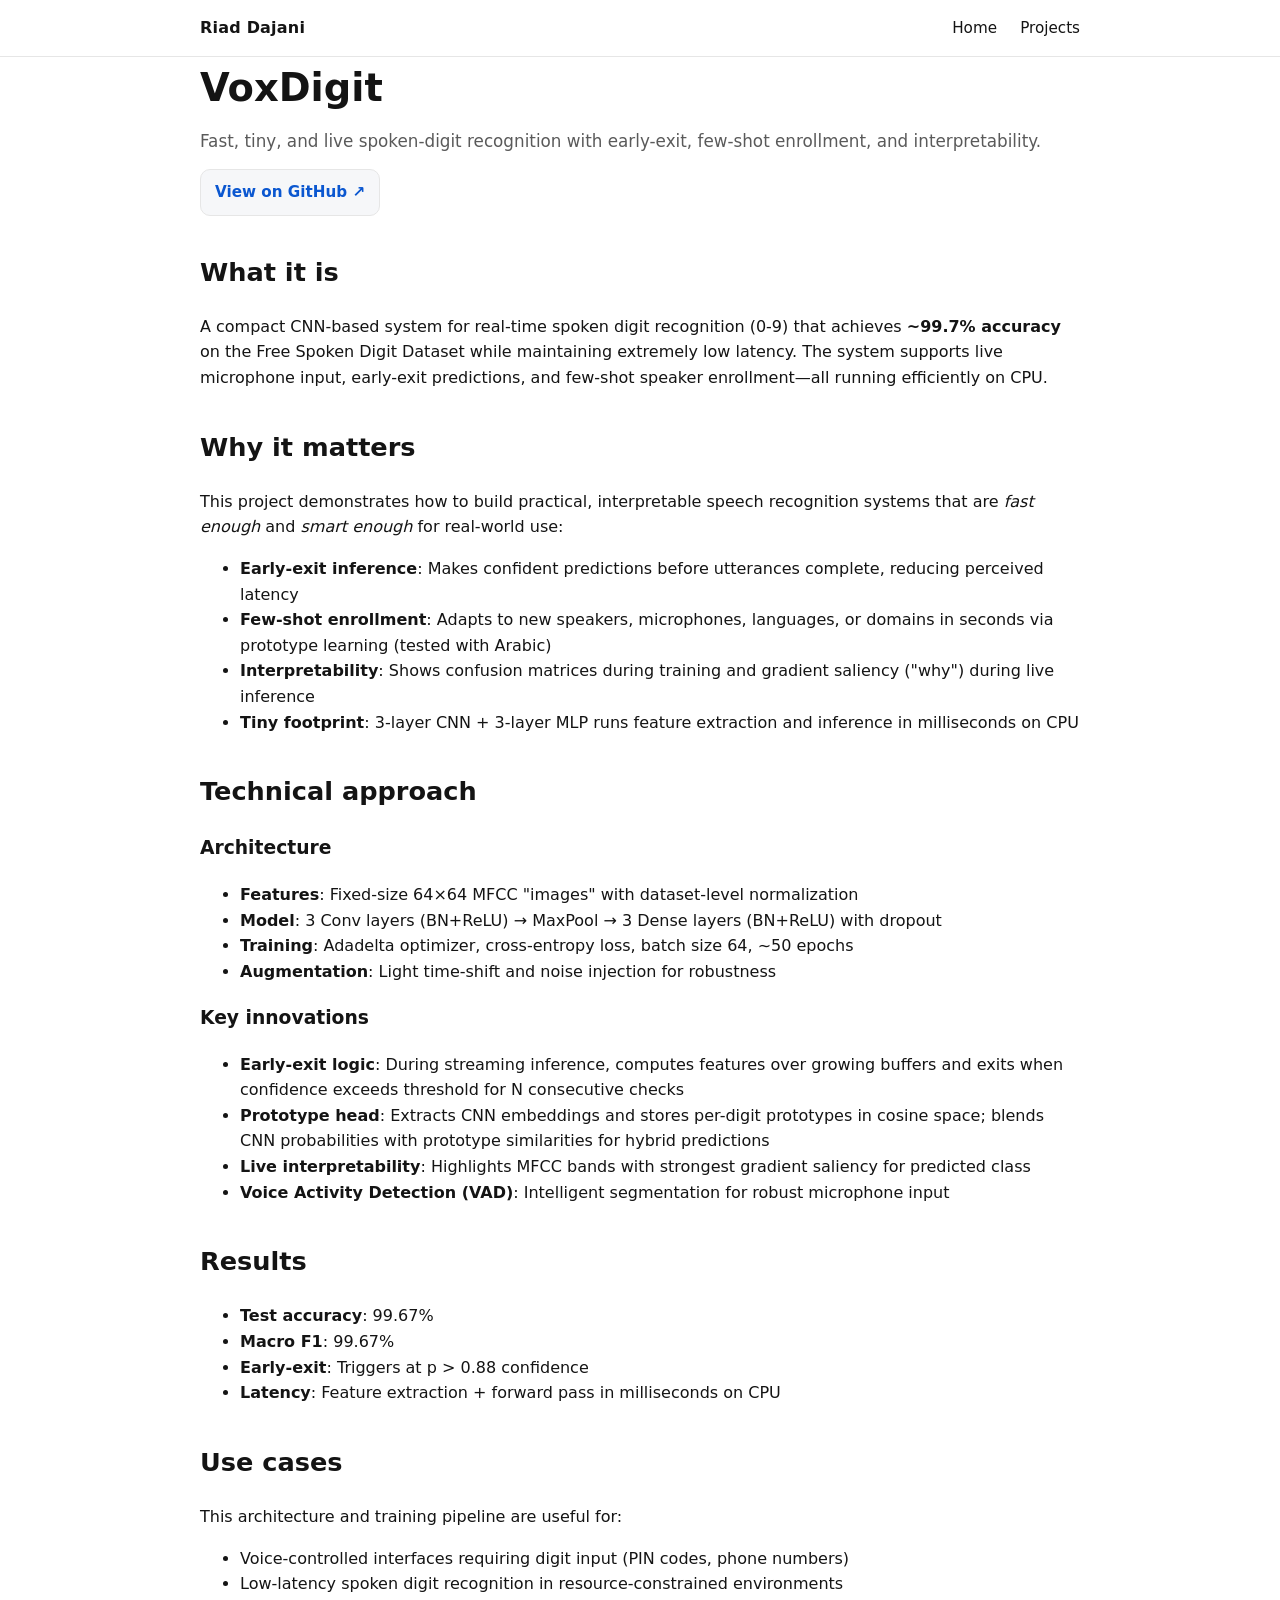
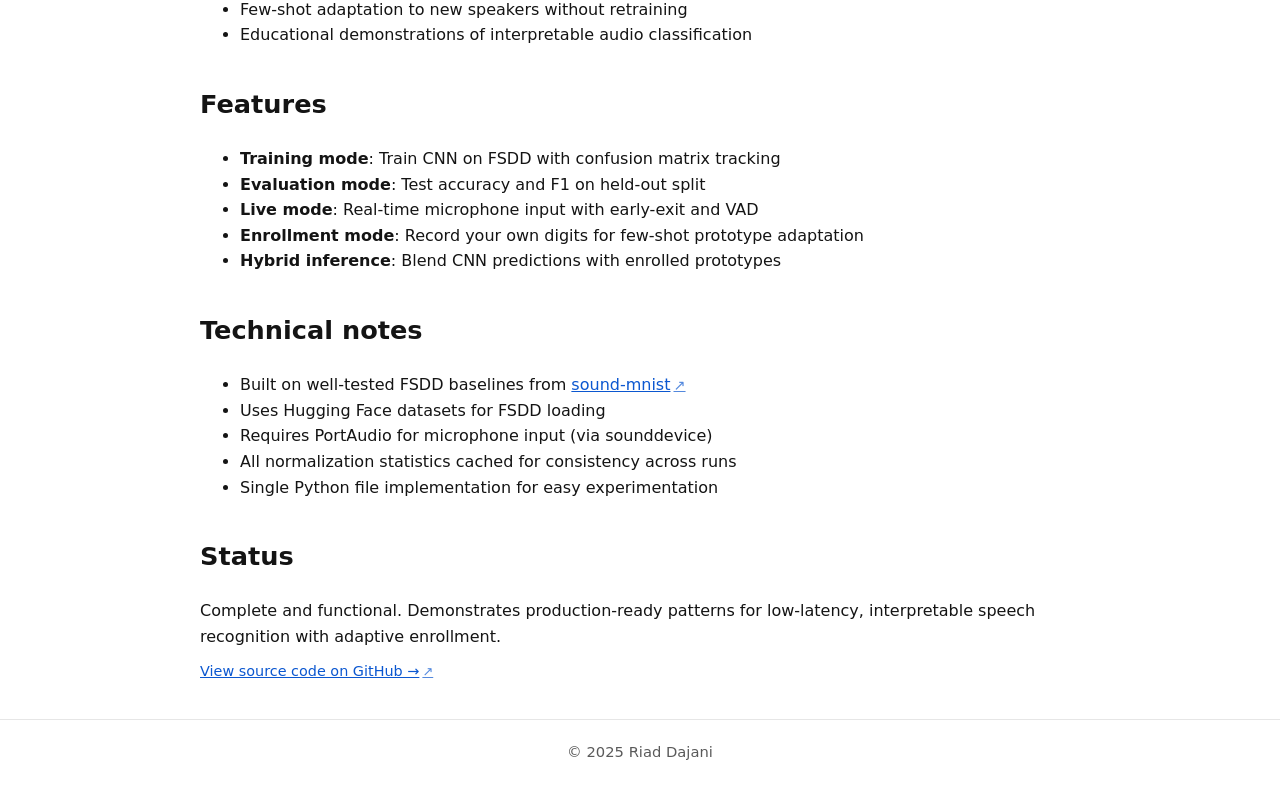
<file: projects/voxdigit.html>
<!DOCTYPE html>
<html lang="en">
<head>
  <meta charset="UTF-8" />
  <meta name="viewport" content="width=device-width, initial-scale=1" />
  <title>VoxDigit — Riad Dajani</title>
  <link rel="icon" href="/assets/favicon.svg" type="image/svg+xml">
  <link rel="stylesheet" href="/assets/styles.css" />
</head>
<body>
  <nav>
    <div class="container inner">
      <a class="brand" href="/">Riad Dajani</a>
      <div class="links">
        <a href="/">Home</a>
        <a href="/projects/">Projects</a>
      </div>
    </div>
  </nav>

  <main class="container prose">
    <h1>VoxDigit</h1>
    <p class="lead">Fast, tiny, and live spoken-digit recognition with early-exit, few-shot enrollment, and interpretability.</p>

    <div class="btns">
      <a class="btn" href="https://github.com/riaddajani/FSDD-Digits" target="_blank" rel="noreferrer noopener">View on GitHub ↗</a>
    </div>

    <h2>What it is</h2>
    <p>A compact CNN-based system for real-time spoken digit recognition (0-9) that achieves <strong>~99.7% accuracy</strong> on the Free Spoken Digit Dataset while maintaining extremely low latency. The system supports live microphone input, early-exit predictions, and few-shot speaker enrollment—all running efficiently on CPU.</p>

    <h2>Why it matters</h2>
    <p>This project demonstrates how to build practical, interpretable speech recognition systems that are <em>fast enough</em> and <em>smart enough</em> for real-world use:</p>
    <ul>
      <li><strong>Early-exit inference</strong>: Makes confident predictions before utterances complete, reducing perceived latency</li>
      <li><strong>Few-shot enrollment</strong>: Adapts to new speakers, microphones, languages, or domains in seconds via prototype learning (tested with Arabic)</li>
      <li><strong>Interpretability</strong>: Shows confusion matrices during training and gradient saliency ("why") during live inference</li>
      <li><strong>Tiny footprint</strong>: 3-layer CNN + 3-layer MLP runs feature extraction and inference in milliseconds on CPU</li>
    </ul>

    <h2>Technical approach</h2>
    <h3>Architecture</h3>
    <ul>
      <li><strong>Features</strong>: Fixed-size 64×64 MFCC "images" with dataset-level normalization</li>
      <li><strong>Model</strong>: 3 Conv layers (BN+ReLU) → MaxPool → 3 Dense layers (BN+ReLU) with dropout</li>
      <li><strong>Training</strong>: Adadelta optimizer, cross-entropy loss, batch size 64, ~50 epochs</li>
      <li><strong>Augmentation</strong>: Light time-shift and noise injection for robustness</li>
    </ul>

    <h3>Key innovations</h3>
    <ul>
      <li><strong>Early-exit logic</strong>: During streaming inference, computes features over growing buffers and exits when confidence exceeds threshold for N consecutive checks</li>
      <li><strong>Prototype head</strong>: Extracts CNN embeddings and stores per-digit prototypes in cosine space; blends CNN probabilities with prototype similarities for hybrid predictions</li>
      <li><strong>Live interpretability</strong>: Highlights MFCC bands with strongest gradient saliency for predicted class</li>
      <li><strong>Voice Activity Detection (VAD)</strong>: Intelligent segmentation for robust microphone input</li>
    </ul>

    <h2>Results</h2>
    <ul>
      <li><strong>Test accuracy</strong>: 99.67%</li>
      <li><strong>Macro F1</strong>: 99.67%</li>
      <li><strong>Early-exit</strong>: Triggers at p > 0.88 confidence</li>
      <li><strong>Latency</strong>: Feature extraction + forward pass in milliseconds on CPU</li>
    </ul>

    <h2>Use cases</h2>
    <p>This architecture and training pipeline are useful for:</p>
    <ul>
      <li>Voice-controlled interfaces requiring digit input (PIN codes, phone numbers)</li>
      <li>Low-latency spoken digit recognition in resource-constrained environments</li>
      <li>Few-shot adaptation to new speakers without retraining</li>
      <li>Educational demonstrations of interpretable audio classification</li>
    </ul>

    <h2>Features</h2>
    <ul>
      <li><strong>Training mode</strong>: Train CNN on FSDD with confusion matrix tracking</li>
      <li><strong>Evaluation mode</strong>: Test accuracy and F1 on held-out split</li>
      <li><strong>Live mode</strong>: Real-time microphone input with early-exit and VAD</li>
      <li><strong>Enrollment mode</strong>: Record your own digits for few-shot prototype adaptation</li>
      <li><strong>Hybrid inference</strong>: Blend CNN predictions with enrolled prototypes</li>
    </ul>

    <h2>Technical notes</h2>
    <ul>
      <li>Built on well-tested FSDD baselines from <a href="https://github.com/adhishthite/sound-mnist" class="external" target="_blank" rel="noreferrer noopener">sound-mnist</a></li>
      <li>Uses Hugging Face datasets for FSDD loading</li>
      <li>Requires PortAudio for microphone input (via sounddevice)</li>
      <li>All normalization statistics cached for consistency across runs</li>
      <li>Single Python file implementation for easy experimentation</li>
    </ul>

    <h2>Status</h2>
    <p>Complete and functional. Demonstrates production-ready patterns for low-latency, interpretable speech recognition with adaptive enrollment.</p>

    <p class="small"><a href="https://github.com/riaddajani/FSDD-Digits" class="external" target="_blank" rel="noreferrer noopener">View source code on GitHub →</a></p>
  </main>

  <footer>
    <div class="container">© 2025 Riad Dajani</div>
  </footer>
</body>
</html>
</file>
<file: assets/styles.css>
/* Riad Dajani — research-style personal site
   Lightweight, no dependencies, dark-mode aware. */

:root{
  --bg: #ffffff;
  --text: #141414;
  --muted: #5a5a5a;
  --link: #0b57d0;
  --card: #f6f7f9;
  --border: #e6e6e6;
}

@media (prefers-color-scheme: dark){
  :root{
    --bg: #0b0f14;
    --text: #e8eaed;
    --muted: #9aa0a6;
    --link: #8ab4f8;
    --card: #11161c;
    --border: #1e2834;
  }
}

*{box-sizing:border-box;}
html{scroll-behavior:smooth;}
body{
  margin:0;
  font-family: ui-sans-serif, system-ui, -apple-system, Segoe UI, Roboto, Helvetica, Arial, "Apple Color Emoji","Segoe UI Emoji";
  background:var(--bg);
  color:var(--text);
  line-height:1.6;
  text-rendering:optimizeLegibility;
}

.container{
  max-width: 920px;
  padding: 0 20px;
  margin: 0 auto;
}

nav{
  position: sticky;
  top: 0;
  z-index: 10;
  backdrop-filter: blur(6px);
  background: color-mix(in oklab, var(--bg) 92%, transparent);
  border-bottom: 1px solid var(--border);
}
nav .inner{
  display: flex;
  align-items: center;
  justify-content: space-between;
  height: 56px;
}
nav a.brand{
  font-weight: 700;
  text-decoration: none;
  color: var(--text);
  letter-spacing: 0.2px;
}
nav .links a{
  text-decoration: none;
  color: var(--text);
  margin-left: 18px;
  font-size: 0.95rem;
}
nav .links a:hover{ text-decoration: underline; }

.hero-wrapper{
  position: relative;
  overflow: hidden;
}

#mlTracker{
  position: fixed;
  width: 30px;
  height: 30px;
  border-radius: 50%;
  background: var(--link);
  opacity: 0.15;
  pointer-events: none;
  z-index: 9999;
  transform: translate(-50%, -50%);
  transition: opacity 0.3s;
  box-shadow: 0 0 20px 10px var(--link);
  display: flex;
  align-items: center;
  justify-content: center;
}

#lossValue{
  position: absolute;
  bottom: -20px;
  font-size: 10px;
  font-weight: 600;
  color: var(--muted);
  white-space: nowrap;
  opacity: 0.7;
}

#lossCanvas{
  position: absolute;
  top: 0;
  left: 50%;
  transform: translateX(-50%);
  width: 100%;
  max-width: 1400px;
  height: 100%;
  opacity: 0.15;
  pointer-events: none;
  z-index: 0;
}

.hero{
  position: relative;
  z-index: 1;
  display: flex;
  flex-direction: row;
  align-items: center;
  padding: 48px 0 120px;
  gap: 40px;
}
@media (max-width: 760px){
  .hero{
    flex-direction: column;
    text-align: center;
    padding: 32px 0 40px;
    gap: 24px;
  }
}
.hero-content{
  flex: 1;
  display: flex;
  flex-direction: column;
  align-items: flex-start;
  gap: 4px;
}
@media (max-width: 760px){
  .hero-content{ align-items: center; }
}
.hero h1{
  margin: 0;
  font-size: clamp(2rem, 3.5vw, 2.6rem);
  font-weight: 700;
  line-height: 1.2;
}
.hero .tagline{
  font-size: 1.05rem;
  color: var(--muted);
  margin: 0;
  font-weight: 500;
  line-height: 1.4;
}
.hero .socials{
  justify-content: flex-start;
  margin-top: 8px;
}
@media (max-width: 760px){
  .hero .socials{ justify-content: center; }
}

h1{ font-size: clamp(1.9rem, 3vw, 2.4rem); margin: 0 0 10px; }
h2{ font-size: clamp(1.35rem, 2.4vw, 1.6rem); margin-top: 36px; }
p.lead{ font-size: 1.05rem; color: var(--muted); margin: 6px 0 12px; }
.badge{
  display: inline-block;
  padding: 4px 10px;
  border-radius: 999px;
  font-size: 0.78rem;
  background: var(--card);
  border: 1px solid var(--border);
  color: var(--muted);
}

.prose p{ margin: 10px 0; }
.prose a{ color: var(--link); }

.btns{ display:flex; flex-wrap: wrap; gap:10px; margin-top: 14px;}
.btn{
  display:inline-block; padding:10px 14px; border-radius:10px;
  border:1px solid var(--border); background:var(--card); text-decoration:none; color:var(--text);
  font-weight:550; font-size:0.95rem;
}
.btn:hover{ filter: brightness(1.04); }

.card-grid{
  display:grid;
  grid-template-columns: repeat(2, minmax(0, 1fr));
  gap: 16px;
}
@media (max-width: 760px){
  .card-grid{ grid-template-columns: 1fr; }
}

.card{
  border:1px solid var(--border);
  background:var(--card);
  padding:16px;
  border-radius:14px;
}
.card h3{ margin:0 0 6px; font-size: 1.12rem; }
.card p{ margin: 6px 0 0; color: var(--muted); }

figure.profile{
  margin:0; display:flex; justify-content:center;
}
figure.profile img{
  width: 180px; height: 180px; border-radius: 50%; border:2px solid var(--border);
  object-fit: cover;
}

footer{
  border-top: 1px solid var(--border);
  margin-top: 36px;
  padding: 20px 0 40px;
  color: var(--muted);
  font-size: 0.92rem;
  text-align: center;
}

.small{ font-size: 0.9rem; color: var(--muted); }
.kicker{ font-size: 0.92rem; color: var(--muted); margin-bottom: 8px; }
hr{ border:0; border-top:1px solid var(--border); margin: 24px 0; }

.list-plain{ list-style:none; padding-left:14px; margin: 8px 0; }
.list-plain li{ margin: 6px 0; }
.external::after{ content:"↗"; margin-left:3px; font-size: 0.9em; opacity: 0.7; }

/* Timeline styles */
.timeline{
  position: relative;
  padding-left: 0;
  margin-top: 24px;
  margin-left: 20px;
}
.timeline::before{
  content: '';
  position: absolute;
  left: 118px;
  top: 12px;
  bottom: 40px;
  width: 2px;
  background: var(--border);
}
@media (max-width: 760px){
  .timeline::before{ left: 88px; }
}
.timeline-item{
  position: relative;
  display: flex;
  gap: 0;
  padding-bottom: 36px;
  align-items: start;
}
.timeline-year{
  font-size: 0.86rem;
  font-weight: 600;
  color: var(--text);
  text-align: right;
  padding-top: 6px;
  width: 100px;
  flex-shrink: 0;
  padding-right: 7px;
}
@media (max-width: 760px){
  .timeline-year{ width: 70px; padding-right: 7px; }
}
.timeline-dot{
  position: absolute;
  left: 112px;
  top: 6px;
  width: 14px;
  height: 14px;
  border-radius: 50%;
  background: var(--bg);
  border: 3px solid var(--link);
  z-index: 2;
  box-sizing: border-box;
}
@media (max-width: 760px){
  .timeline-dot{ left: 82px; }
}
.timeline-content{
  padding-left: 40px;
  flex: 1;
}
.timeline-header{
  display: flex;
  align-items: center;
  gap: 12px;
  margin-bottom: 8px;
}
.timeline-logo{
  width: 40px;
  height: 40px;
  border-radius: 8px;
  object-fit: contain;
  background: var(--card);
  border: 1px solid var(--border);
  padding: 4px;
  flex-shrink: 0;
}
.timeline-title-group{
  flex: 1;
}
.timeline-content h3{
  margin: 0 0 2px;
  font-size: 1.08rem;
  font-weight: 600;
  line-height: 1.3;
}
.timeline-content .company{
  margin: 0;
  color: var(--muted);
  font-size: 0.92rem;
  font-weight: 500;
}
.timeline-description{
  margin: 8px 0 10px;
  color: var(--muted);
  font-size: 0.93rem;
  line-height: 1.5;
}
.timeline-image{
  width: 100%;
  max-width: 400px;
  border-radius: 10px;
  border: 1px solid var(--border);
  margin: 12px 0;
}
.timeline-links{
  display: flex;
  flex-wrap: wrap;
  gap: 8px;
  margin-top: 10px;
}
.timeline-link{
  display: inline-block;
  padding: 6px 12px;
  border-radius: 8px;
  border: 1px solid var(--border);
  background: var(--card);
  text-decoration: none;
  color: var(--text);
  font-size: 0.88rem;
  font-weight: 500;
  transition: filter 0.2s;
}
.timeline-link:hover{
  filter: brightness(1.05);
}

/* Expandable section styles */
.expandable-section{
  border: 1px solid var(--border);
  border-radius: 12px;
  padding: 16px;
  background: var(--card);
  margin-top: 16px;
}
.expandable-section summary{
  cursor: pointer;
  font-weight: 500;
  color: var(--text);
  list-style: none;
  display: flex;
  align-items: center;
  user-select: none;
}
.expandable-section summary::-webkit-details-marker{
  display: none;
}
.expandable-section summary::before{
  content: '▶';
  display: inline-block;
  margin-right: 10px;
  transition: transform 0.2s;
  font-size: 0.8em;
  color: var(--muted);
}
.expandable-section[open] summary::before{
  transform: rotate(90deg);
}
.achievements-list{
  list-style: disc;
  padding-left: 32px;
  margin: 16px 0 4px;
  color: var(--muted);
}
.achievements-list li{
  margin: 8px 0;
  line-height: 1.5;
}

/* Extras section styles */
.extras-grid{
  display: grid;
  grid-template-columns: repeat(auto-fit, minmax(280px, 1fr));
  gap: 16px;
  margin-top: 16px;
}
.extra-item{
  border: 1px solid var(--border);
  background: var(--card);
  padding: 16px;
  border-radius: 12px;
  display: flex;
  flex-direction: column;
}
.extra-item h3{
  margin: 0 0 8px;
  font-size: 1.05rem;
  font-weight: 600;
}
.extra-item p{
  flex: 1;
  margin: 0 0 12px;
  color: var(--muted);
  font-size: 0.92rem;
}
.extra-item a{
  color: var(--link);
  text-decoration: none;
  font-size: 0.95rem;
}
.extra-item a:hover{
  text-decoration: underline;
}
</file>
